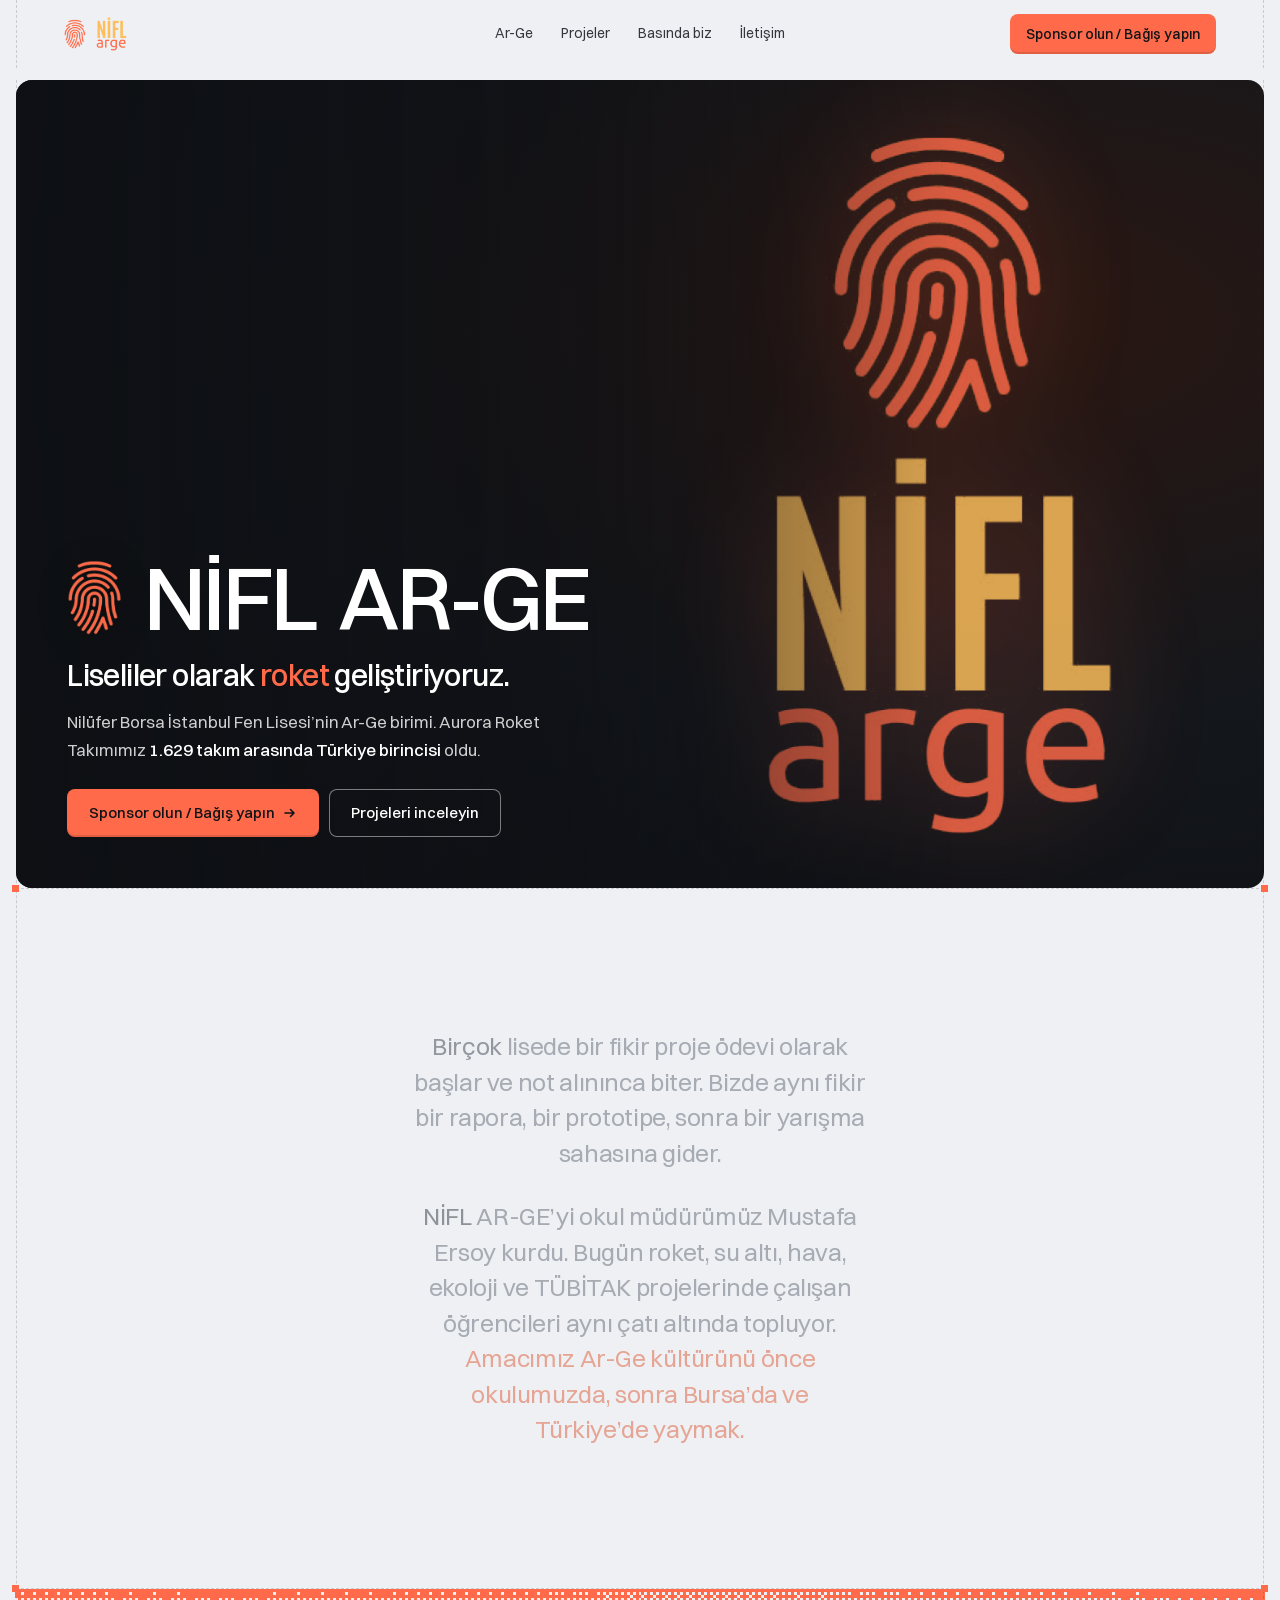
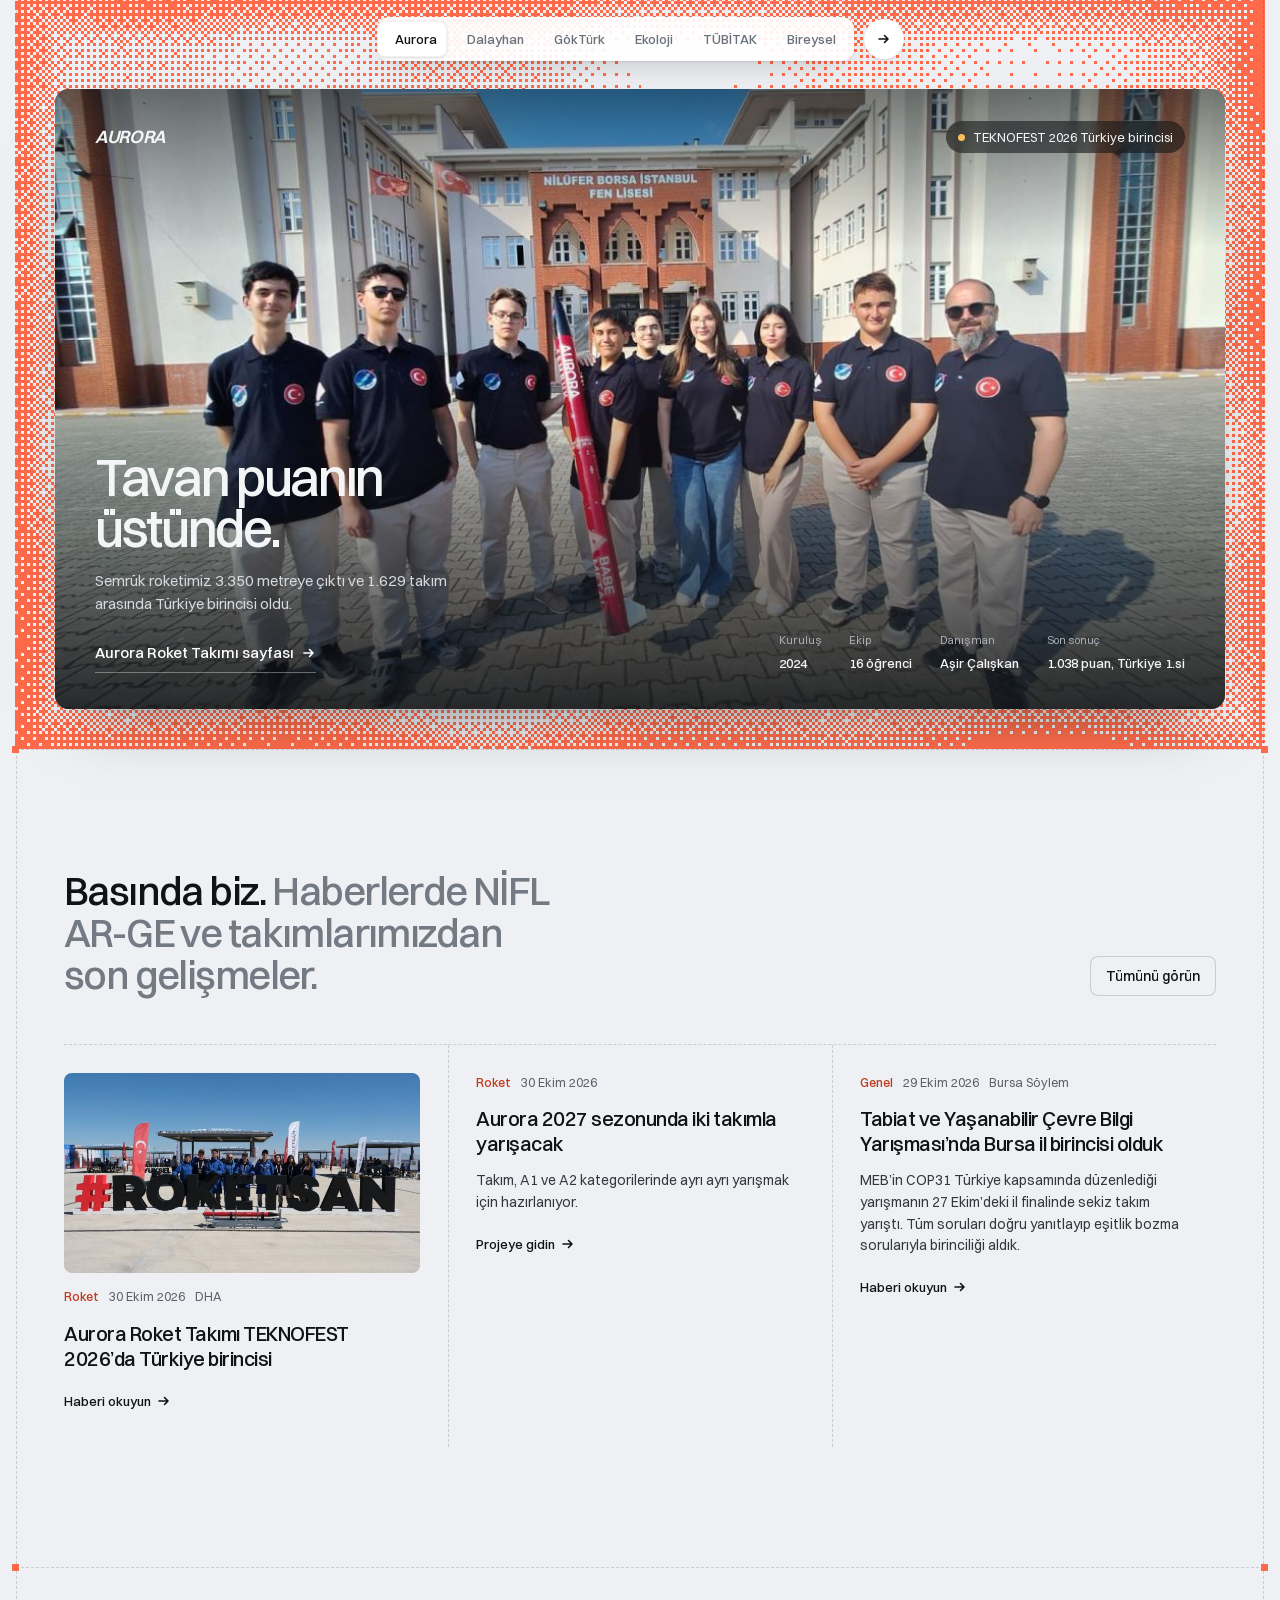
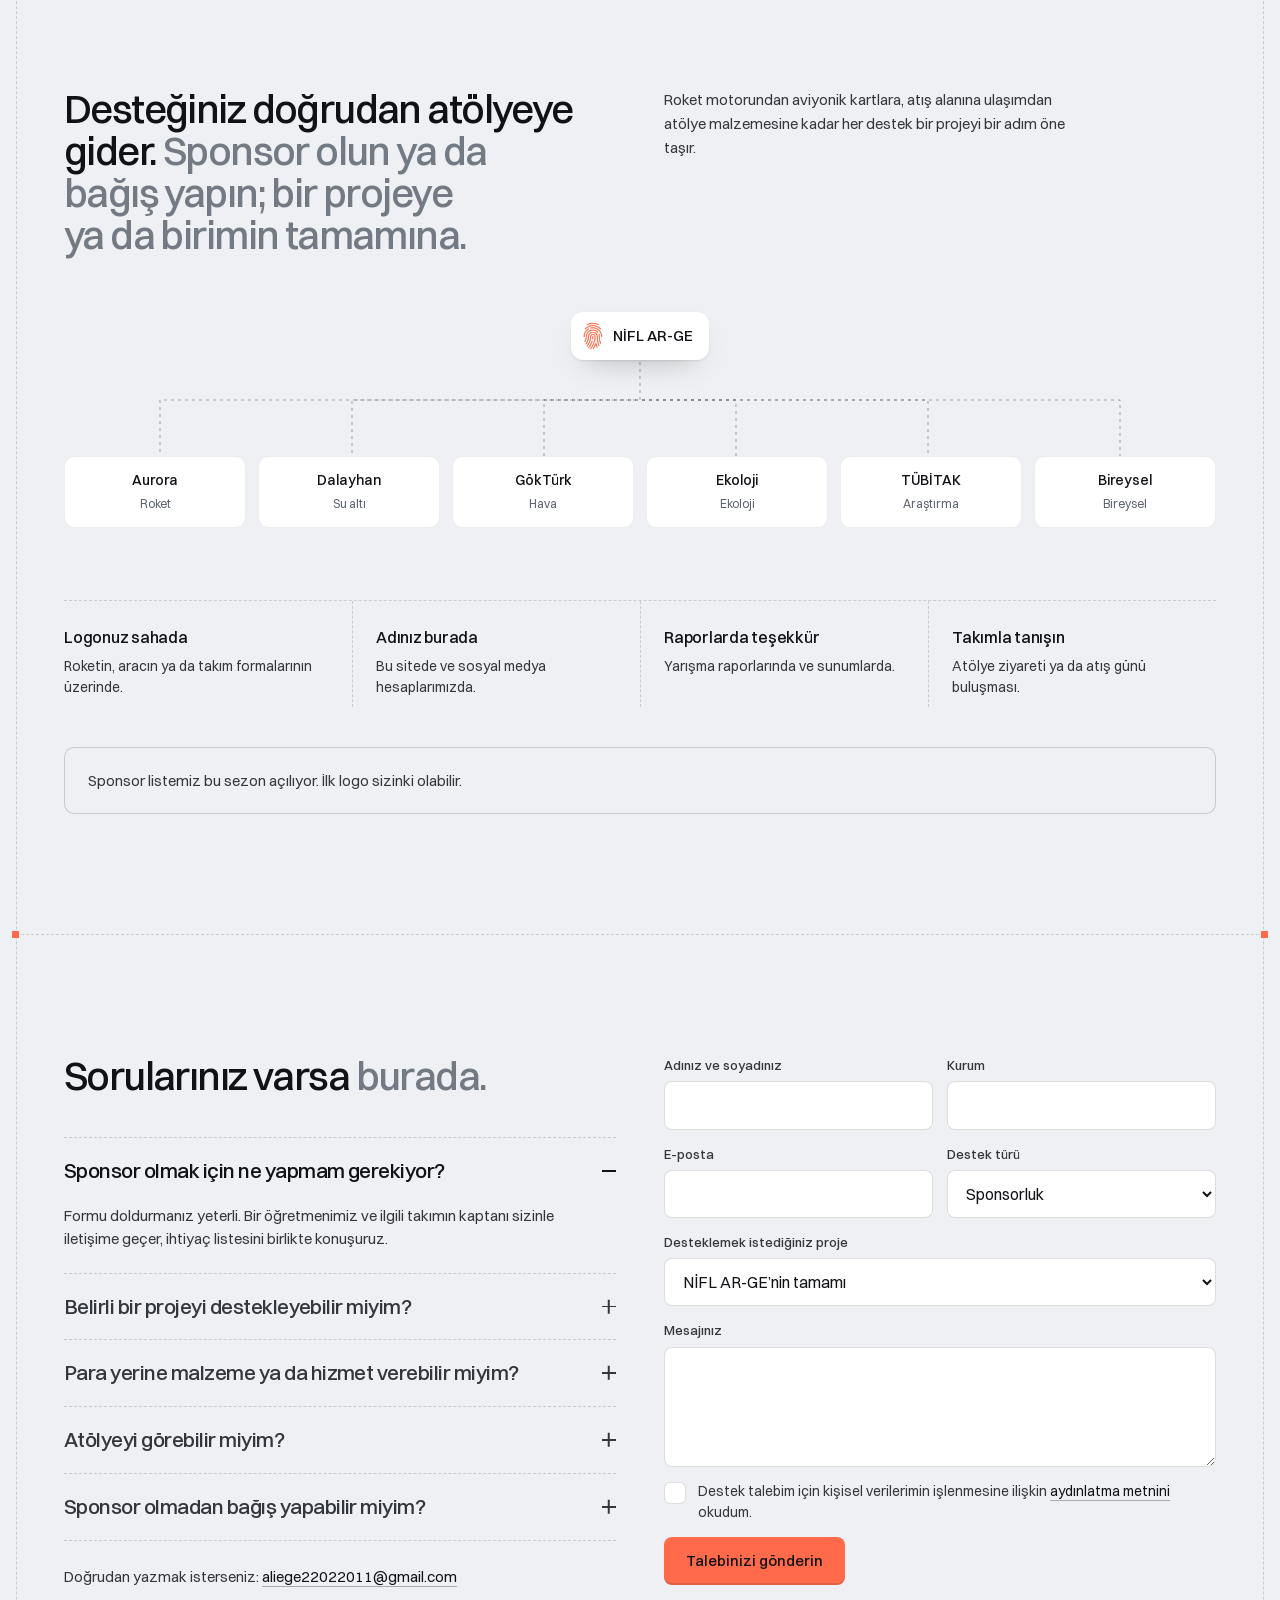
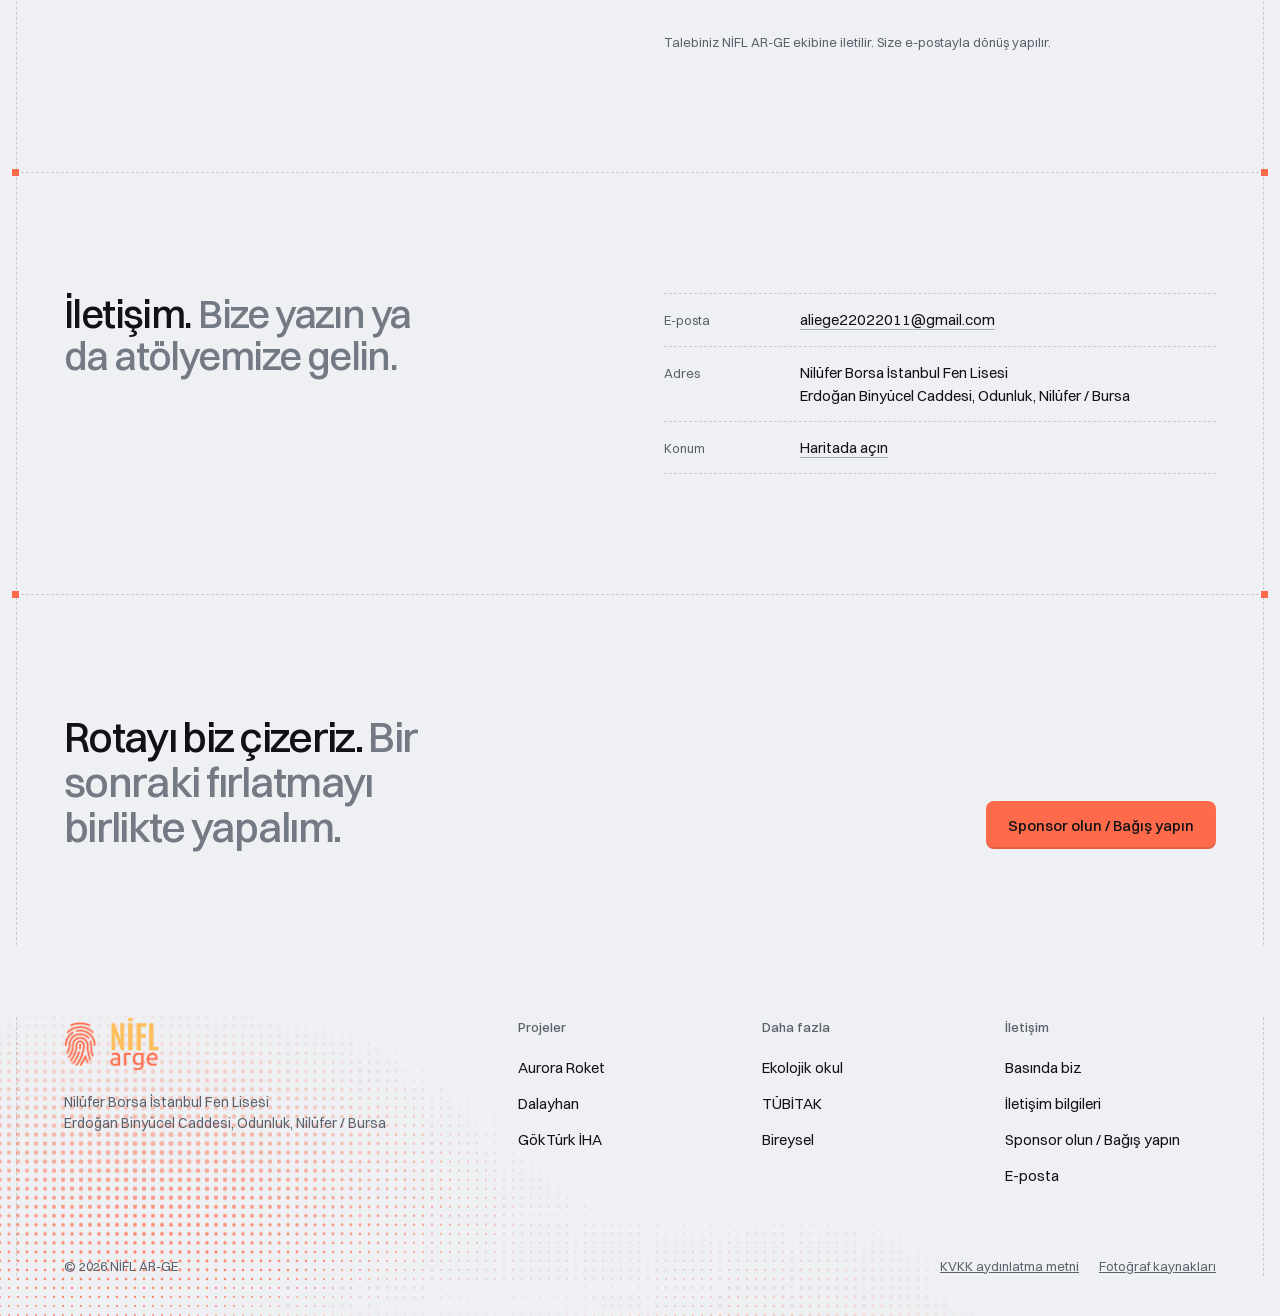
<file: index.html>
<!doctype html>
<html lang="tr" class="no-js">
<head>
<meta charset="utf-8">
<meta name="viewport" content="width=device-width, initial-scale=1, viewport-fit=cover">
<title>NİFL AR-GE · Nilüfer Borsa İstanbul Fen Lisesi Ar-Ge birimi</title>
<meta name="description" content="Bursa Nilüfer’deki fen lisesinin roket, su altı aracı, İHA, ekoloji ve TÜBİTAK projeleri. Aurora Roket Takımı TEKNOFEST 2026 Türkiye birincisi.">
<meta property="og:type" content="website">
<meta property="og:title" content="NİFL AR-GE · liseli mühendislerin Ar-Ge birimi">
<meta property="og:description" content="Aurora Roket Takımı TEKNOFEST 2026’da 1.629 takım arasında Türkiye birincisi oldu.">
<meta property="og:image" content="assets/img/roket-takim-okul.jpg">
<meta name="twitter:card" content="summary_large_image">
<link rel="icon" href="assets/img/logo-mark.png" type="image/png">
<meta name="theme-color" content="#eef0f3">
<link rel="preload" href="assets/fonts/switzer-500.woff2" as="font" type="font/woff2" crossorigin>
<link rel="preload" href="assets/fonts/switzer-400.woff2" as="font" type="font/woff2" crossorigin>
<link rel="stylesheet" href="assets/css/site.css?v=35">
<script>document.documentElement.classList.replace('no-js','js');setTimeout(()=>document.documentElement.classList.add('ready'),1600)</script>
</head>
<body>
<a class="skip" href="#icerik">İçeriğe geç</a>

<header class="nav">
  <div class="rails"><div class="inner">
    <a class="brand" href="index.html" aria-label="NİFL AR-GE ana sayfa">
      <img src="assets/img/logo-mark.png" alt="" width="275" height="380">
      <img src="assets/img/logo-word.png" alt="" width="446" height="477">
    </a>
    <nav class="nav__links" aria-label="Ana menü">
      <a href="#arge">Ar-Ge</a>
      <a href="#projeler">Projeler</a>
      <a href="#haberler">Basında biz</a>
      <a href="#iletisim">İletişim</a>
    </nav>
    <div class="nav__end">
      <a class="btn btn--coral" href="#form">Sponsor olun / Bağış yapın</a>
      <button class="nav__toggle" type="button" aria-expanded="false" aria-controls="menu" aria-label="Menüyü aç">
        <svg width="20" height="20" viewBox="0 0 20 20" aria-hidden="true"><path d="M3 7h14M3 13h14" stroke="currentColor" stroke-width="1.6" stroke-linecap="round"/></svg>
      </button>
    </div>
  </div></div>
  <div class="nav__sheet" id="menu" hidden>
    <a href="#arge">Ar-Ge</a><a href="#projeler">Projeler</a><a href="#haberler">Basında biz</a><a href="#iletisim">İletişim</a>
    <a class="btn btn--coral" href="#form">Sponsor olun / Bağış yapın</a>
  </div>
</header>

<main id="icerik">
  <div class="rails">
    <section class="hero hero--photo" aria-labelledby="h1">
      <div class="hero__mark" aria-hidden="true"><img class="hero__bg" data-cms-img="index.hero.gorsel1" src="assets/img/logo-lockup.png" alt="" width="446" height="876" fetchpriority="high"></div>
      <div class="hero__shade" aria-hidden="true"></div>
      <div class="hero__in">
        <div class="hero__brand"><img class="hero__logo" src="assets/img/logo-mark.png" alt="" width="275" height="380" data-rise><h1 data-cms="index.hero.h11" id="h1" data-split>NİFL AR-GE</h1></div>
        <p class="hero__rotate" data-rise>Liseliler olarak <span class="hero__word" data-words="roket|su altı aracı|İHA|sera">roket</span> geliştiriyoruz.</p>
        <p data-cms="index.hero.p1" data-cms-html class="hero__lead" data-rise>Nilüfer Borsa İstanbul Fen Lisesi’nin Ar-Ge birimi. Aurora Roket Takımımız <strong>1.629 takım arasında Türkiye birincisi</strong> oldu.</p>
        <div class="hero__cta" data-rise>
          <a data-cms="index.hero.a1" data-cms-ilk class="btn btn--coral btn--lg" href="#form">Sponsor olun / Bağış yapın <svg width="14" height="14" viewBox="0 0 14 14" aria-hidden="true"><path d="M2 7h9M7.5 3.5 11 7l-3.5 3.5" fill="none" stroke="currentColor" stroke-width="1.6" stroke-linecap="round" stroke-linejoin="round"/></svg></a>
          <a data-cms="index.hero.a2" class="btn btn--ghost btn--lg" href="#projeler">Projeleri inceleyin</a>
        </div>
      </div>
    </section>

    <div class="cut" aria-hidden="true"></div>

    <section class="manifesto inner" id="arge" aria-label="NİFL AR-GE nedir">
      <p data-cms="index.arge.p1" data-fill>Birçok lisede bir fikir proje ödevi olarak başlar ve not alınınca biter. Bizde aynı fikir bir rapora, bir prototipe, sonra bir yarışma sahasına gider.</p>
      <p data-cms="index.arge.p2" data-cms-html data-fill>NİFL AR-GE’yi okul müdürümüz Mustafa Ersoy kurdu. Bugün roket, su altı, hava, ekoloji ve TÜBİTAK projelerinde çalışan öğrencileri aynı çatı altında topluyor. <span class="accent">Amacımız Ar-Ge kültürünü önce okulumuzda, sonra Bursa’da ve Türkiye’de yaymak.</span></p>
    </section>
    <div class="cut" aria-hidden="true"></div>
    <section id="projeler" class="showcase dither" data-dither aria-label="Projeler">
      <canvas aria-hidden="true"></canvas>
      <div class="showcase__bar">
        <div class="tabs" role="tablist" aria-label="Projeler" data-tabs><span class="tabs__ink" aria-hidden="true"></span></div>
        <button class="round" type="button" data-next aria-label="Sonraki proje">
          <svg width="14" height="14" viewBox="0 0 14 14" aria-hidden="true"><path d="M2 7h9M7.5 3.5 11 7l-3.5 3.5" fill="none" stroke="currentColor" stroke-width="1.6" stroke-linecap="round" stroke-linejoin="round"/></svg>
        </button>
      </div>
      <div class="stage" data-stage>
        <noscript>
          <ul class="rows" style="padding:32px;margin:0">
            <li><span>Roket</span><a class="link" style="color:#fff" href="proje.html?p=roket">Aurora Roket Takımı</a></li>
            <li><span>Su altı</span><a class="link" style="color:#fff" href="proje.html?p=denizalti">Dalayhan Denizaltı Takımı</a></li>
            <li><span>Hava</span><a class="link" style="color:#fff" href="proje.html?p=iha">GökTürk İHA Takımı</a></li>
          </ul>
        </noscript>
      </div>
    </section>
    <div class="cut" aria-hidden="true"></div>

    <section class="sec inner" id="haberler" aria-labelledby="news-h">
      <div class="split">
        <h2 data-cms="index.haberler.h21" data-cms-html class="h2" id="news-h">Basında biz. <span class="dim">Haberlerde NİFL AR-GE ve takımlarımızdan son gelişmeler.</span></h2>
        <div style="justify-self:end;align-self:end"><a data-cms="index.haberler.a1" class="btn btn--ghost" href="haberler.html">Tümünü görün</a></div>
      </div>
      <div class="news" data-news></div>
    </section>
    <div class="cut" aria-hidden="true"></div>

    <section class="sec inner" id="sponsor" aria-labelledby="sp-h">
      <div class="split">
        <h2 data-cms="index.sponsor.h21" data-cms-html class="h2" id="sp-h">Desteğiniz doğrudan atölyeye gider. <span class="dim">Sponsor olun ya da bağış yapın; bir projeye ya da birimin tamamına.</span></h2>
        <p data-cms="index.sponsor.p1" class="lede">Roket motorundan aviyonik kartlara, atış alanına ulaşımdan atölye malzemesine kadar her destek bir projeyi bir adım öne taşır.</p>
      </div>
      <div class="hub" data-hub>
        <span class="hub__core"><img src="assets/img/logo-mark.png" alt="" width="275" height="380">NİFL AR-GE</span>
        <svg class="hub__svg" viewBox="0 0 1200 96" preserveAspectRatio="none" aria-hidden="true">
          <path d="M600 0 V40 H100 V96"/><path d="M600 40 H300 V96"/><path d="M600 40 H500 V96"/><path d="M600 40 H700 V96"/><path d="M600 40 H900 V96"/><path d="M600 40 H1100 V96"/>
        </svg>
        <div class="hub__leaves" data-leaves></div>
      </div>
      <div class="offers" data-assumed>
        <div><h3 data-cms="index.sponsor.h31">Logonuz sahada</h3><p data-cms="index.sponsor.p2">Roketin, aracın ya da takım formalarının üzerinde.</p></div>
        <div><h3 data-cms="index.sponsor.h32">Adınız burada</h3><p data-cms="index.sponsor.p3">Bu sitede ve sosyal medya hesaplarımızda.</p></div>
        <div><h3 data-cms="index.sponsor.h33">Raporlarda teşekkür</h3><p data-cms="index.sponsor.p4">Yarışma raporlarında ve sunumlarda.</p></div>
        <div><h3 data-cms="index.sponsor.h34">Takımla tanışın</h3><p data-cms="index.sponsor.p5">Atölye ziyareti ya da atış günü buluşması.</p></div>
      </div>
      <div class="sponsors" data-sponsors></div>
    </section>
    <div class="cut" aria-hidden="true"></div>

    <section class="sec inner" id="form" aria-labelledby="form-h">
      <div class="split">
        <div>
          <h2 data-cms="index.form.h21" data-cms-html class="h2" id="form-h">Sorularınız varsa <span class="dim">burada.</span></h2>
          <ul class="faq" data-faq>
            <li><button data-cms="index.form.button1" data-cms-ilk type="button" aria-expanded="true" aria-controls="q1">Sponsor olmak için ne yapmam gerekiyor?<i aria-hidden="true"></i></button>
              <div class="faq__a" id="q1"><p data-cms="index.q1.p1">Formu doldurmanız yeterli. Bir öğretmenimiz ve ilgili takımın kaptanı sizinle iletişime geçer, ihtiyaç listesini birlikte konuşuruz.</p></div></li>
            <li><button data-cms="index.form.button2" data-cms-ilk type="button" aria-expanded="false" aria-controls="q2">Belirli bir projeyi destekleyebilir miyim?<i aria-hidden="true"></i></button>
              <div class="faq__a" id="q2" hidden><p data-cms="index.q2.p1">Evet. Formda desteklemek istediğiniz projeyi seçin ya da “NİFL AR-GE’nin tamamı” deyin; destek seçtiğiniz yere gider.</p></div></li>
            <li><button data-cms="index.form.button3" data-cms-ilk type="button" aria-expanded="false" aria-controls="q3">Para yerine malzeme ya da hizmet verebilir miyim?<i aria-hidden="true"></i></button>
              <div class="faq__a" id="q3" hidden><p data-cms="index.q3.p1">Elektronik kart, baskı, kompozit malzeme, ulaşım gibi ayni destekleri de konuşabiliriz. Mesajınızda ne sunabileceğinizi yazın.</p></div></li>
            <li><button data-cms="index.form.button4" data-cms-ilk type="button" aria-expanded="false" aria-controls="q4">Atölyeyi görebilir miyim?<i aria-hidden="true"></i></button>
              <div class="faq__a" id="q4" hidden><p data-cms="index.q4.p1">Formdan bir gün önerin; okul yönetimiyle planlayıp sizi Teknonif atölyesinde ağırlayalım.</p></div></li>
            <li><button data-cms="index.form.button5" data-cms-ilk type="button" aria-expanded="false" aria-controls="q5">Sponsor olmadan bağış yapabilir miyim?<i aria-hidden="true"></i></button>
              <div class="faq__a" id="q5" hidden><p data-cms="index.q5.p1">Evet. Formda destek türü olarak “Bağış”ı seçin; bağışın nasıl yapılacağını size e-postayla iletelim. Her tutar bir projeyi bir adım öne taşır.</p></div></li>
          </ul>
          <p class="lede" style="margin-top:24px">Doğrudan yazmak isterseniz: <a class="link" data-mail href="mailto:aliege22022011@gmail.com">aliege22022011@gmail.com</a></p>
        </div>
        <form class="form" action="mailto:aliege22022011@gmail.com" method="post" enctype="text/plain" novalidate data-form>
          <div class="row">
            <div class="field"><label for="f-ad">Adınız ve soyadınız</label><input id="f-ad" name="ad" autocomplete="name" required aria-describedby="e-ad"><p class="field__err" id="e-ad" hidden>Adınızı ve soyadınızı yazın.</p></div>
            <div class="field"><label for="f-kurum">Kurum</label><input id="f-kurum" name="kurum" autocomplete="organization" required aria-describedby="e-kurum"><p class="field__err" id="e-kurum" hidden>Firmanızın ya da kurumunuzun adını yazın.</p></div>
          </div>
          <div class="row">
            <div class="field"><label for="f-eposta">E-posta</label><input id="f-eposta" name="eposta" type="email" autocomplete="email" required aria-describedby="e-eposta"><p class="field__err" id="e-eposta" hidden>@ işareti olan bir adres yazın, örneğin ad@firma.com.</p></div>
            <div class="field"><label for="f-destek">Destek türü</label><select id="f-destek" name="destek"><option>Sponsorluk</option><option>Bağış</option><option>Malzeme ya da hizmet desteği</option></select></div>
          </div>
          <div class="field"><label for="f-proje">Desteklemek istediğiniz proje</label><select id="f-proje" name="proje" data-projects><option>NİFL AR-GE’nin tamamı</option></select></div>
          <div class="field"><label for="f-mesaj">Mesajınız</label><textarea id="f-mesaj" name="mesaj" required aria-describedby="e-mesaj"></textarea><p class="field__err" id="e-mesaj" hidden>Nasıl destek olmak istediğinizi kısaca yazın.</p></div>
          <div class="hp" aria-hidden="true"><label for="f-kutu">Bu alanı boş bırakın</label><input id="f-kutu" name="kutu_bos" type="text" tabindex="-1" autocomplete="off" data-lpignore="true" data-1p-ignore></div>
          <div class="field field--check">
            <input id="f-kvkk" name="kvkk" type="checkbox" value="Aydınlatma metnini okudum" required aria-describedby="e-kvkk">
            <label for="f-kvkk">Destek talebim için kişisel verilerimin işlenmesine ilişkin <a class="link" href="kvkk.html" target="_blank" rel="noopener">aydınlatma metnini</a> okudum.</label>
            <p class="field__err" id="e-kvkk" hidden>Göndermeden önce aydınlatma metnini okuduğunuzu işaretleyin.</p>
          </div>
          <div><button class="btn btn--coral btn--lg" type="submit">Talebinizi gönderin</button></div>
          <p class="form__status" role="status" data-status></p>
          <p class="form__note">Gönder düğmesi e-posta uygulamanızı açar.</p>
        </form>
      </div>
    </section>
    <div class="cut" aria-hidden="true"></div>

    <section class="sec inner" id="iletisim" aria-labelledby="il-h">
      <div class="split">
        <h2 data-cms="index.iletisim.h21" data-cms-html class="h2" id="il-h">İletişim. <span class="dim">Bize yazın ya da atölyemize gelin.</span></h2>
        <ul class="rows" style="margin:0">
          <li><span data-cms="index.iletisim.span1">E-posta</span><span><a class="link" data-mail href="mailto:aliege22022011@gmail.com">aliege22022011@gmail.com</a></span></li>
          <li><span data-cms="index.iletisim.span3">Adres</span><span data-cms="index.iletisim.span4" data-cms-html>Nilüfer Borsa İstanbul Fen Lisesi<br>Erdoğan Binyücel Caddesi, Odunluk, Nilüfer / Bursa</span></li>
          <li><span data-cms="index.iletisim.span5">Konum</span><span data-cms="index.iletisim.span6" data-cms-html><a class="link" data-map href="https://www.openstreetmap.org/search?query=Erdo%C4%9Fan%20Biny%C3%BCcel%20Caddesi%20Odunluk%20Nil%C3%BCfer%20Bursa" target="_blank" rel="noopener">Haritada açın</a></span></li>
        </ul>
      </div>
    </section>
    <div class="cut" aria-hidden="true"></div>

    <section class="close inner" aria-labelledby="close-h">
      <div class="close__row">
        <h2 data-cms="index.close.h21" data-cms-html id="close-h">Rotayı biz çizeriz. <span class="dim">Bir sonraki fırlatmayı birlikte yapalım.</span></h2>
        <a data-cms="index.close.a1" class="btn btn--coral btn--lg" href="#form">Sponsor olun / Bağış yapın</a>
      </div>
    </section>
  </div>
</main>

<footer class="foot">
  <canvas class="foot__dots" data-dots aria-hidden="true"></canvas>
  <div class="rails"><div class="inner">
    <div class="foot__grid">
      <div>
        <a class="foot__brand" href="index.html" aria-label="NİFL AR-GE ana sayfa"><img src="assets/img/logo-mark.png" alt="" width="275" height="380"><img src="assets/img/logo-word.png" alt="" width="446" height="477"></a>
        <address data-cms="ortak.foot.address1" data-cms-html>Nilüfer Borsa İstanbul Fen Lisesi<br>Erdoğan Binyücel Caddesi, Odunluk, Nilüfer / Bursa</address>
      </div>
      <div><h3 data-cms="ortak.foot.h31">Projeler</h3><ul><li><a href="proje.html?p=roket">Aurora Roket</a></li><li><a href="proje.html?p=denizalti">Dalayhan</a></li><li><a href="proje.html?p=iha">GökTürk İHA</a></li></ul></div>
      <div><h3 data-cms="ortak.foot.h32">Daha fazla</h3><ul><li><a href="proje.html?p=eko-okul">Ekolojik okul</a></li><li><a href="proje.html?p=tubitak">TÜBİTAK</a></li><li><a href="proje.html?p=bireysel">Bireysel</a></li></ul></div>
      <div><h3 data-cms="ortak.foot.h33">İletişim</h3><ul><li><a href="haberler.html">Basında biz</a></li><li><a href="#iletisim">İletişim bilgileri</a></li><li><a href="#form">Sponsor olun / Bağış yapın</a></li><li><a data-mail href="mailto:aliege22022011@gmail.com">E-posta</a></li></ul></div>
    </div>
    <div class="foot__legal"><span>© 2026 NİFL AR-GE</span><nav aria-label="Yasal"><a href="kvkk.html">KVKK aydınlatma metni</a><a href="credits.html">Fotoğraf kaynakları</a></nav></div>
  </div></div>
</footer>

<script src="assets/vendor/gsap.min.js"></script>
<script src="assets/vendor/ScrollTrigger.min.js"></script>
<script src="assets/vendor/SplitText.min.js"></script>
<script type="module" src="assets/js/home.js?v=35"></script>
</body>
</html>
</file>
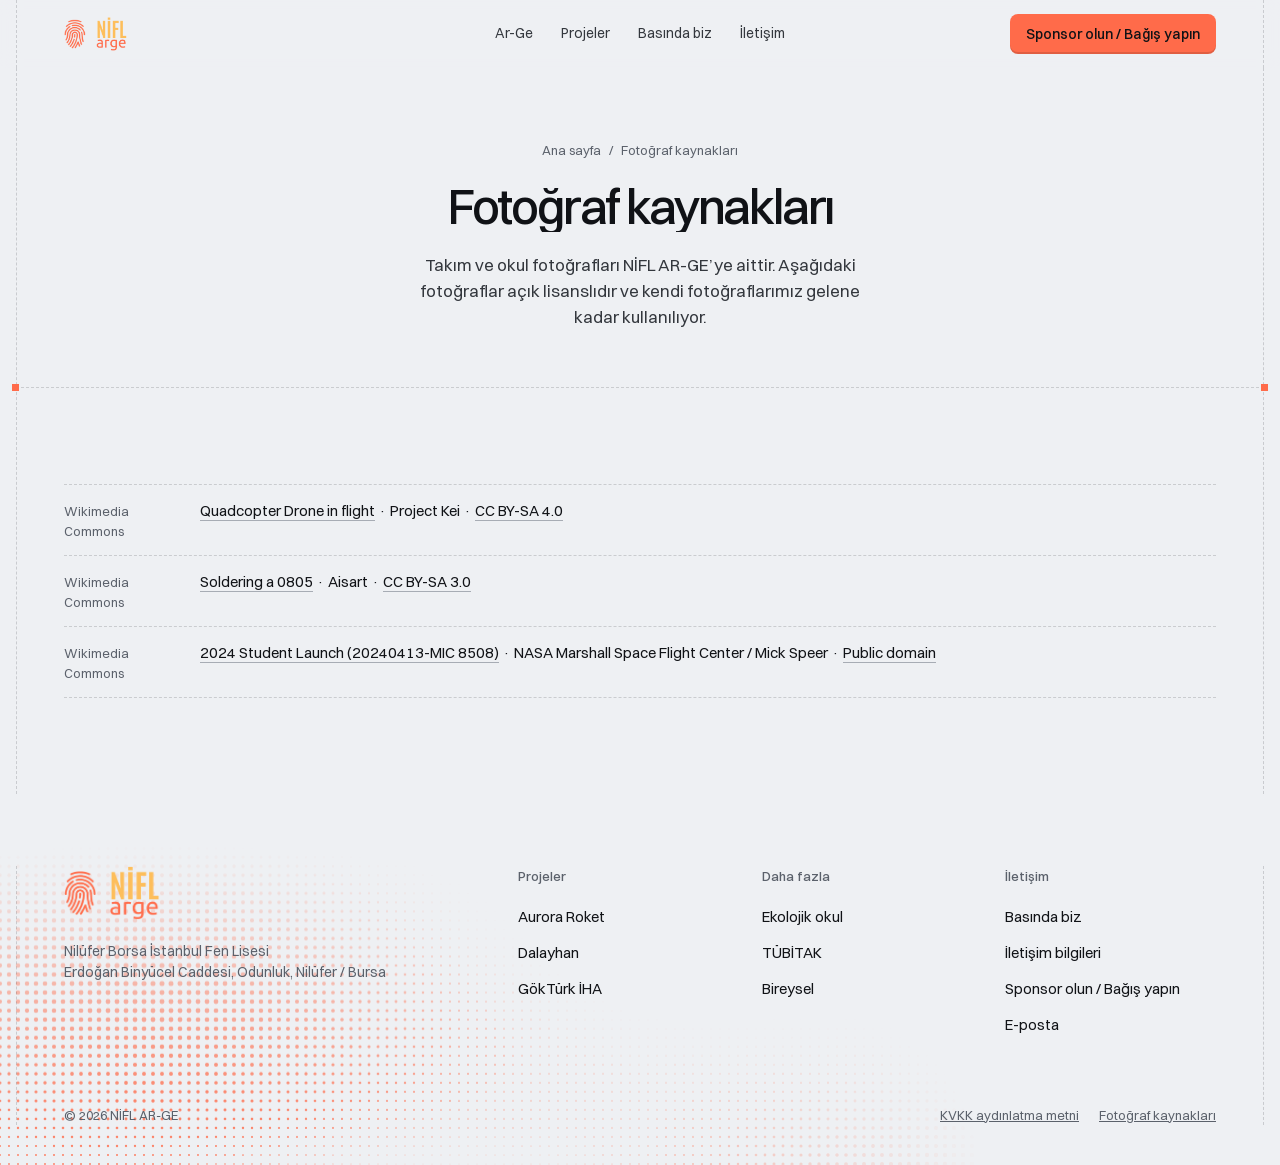
<file: credits.html>
<!doctype html>
<html lang="tr" class="no-js">
<head>
<meta charset="utf-8">
<meta name="viewport" content="width=device-width, initial-scale=1, viewport-fit=cover">
<title>Fotoğraf kaynakları · NİFL AR-GE</title>
<meta name="description" content="NİFL AR-GE projelerinden haberler: roket, su altı, İHA, ekoloji ve TÜBİTAK.">
<meta property="og:type" content="website">
<meta property="og:image" content="assets/img/roket-takim-okul.jpg">
<meta name="twitter:card" content="summary_large_image">
<link rel="icon" href="assets/img/logo-mark.png" type="image/png">
<meta name="theme-color" content="#eef0f3">
<link rel="preload" href="assets/fonts/switzer-500.woff2" as="font" type="font/woff2" crossorigin>
<link rel="preload" href="assets/fonts/switzer-400.woff2" as="font" type="font/woff2" crossorigin>
<link rel="stylesheet" href="assets/css/site.css?v=35">
<script>document.documentElement.classList.replace('no-js','js');setTimeout(()=>document.documentElement.classList.add('ready'),1600)</script>
</head>
<body>
<a class="skip" href="#icerik">İçeriğe geç</a>
<header class="nav">
  <div class="rails"><div class="inner">
    <a class="brand" href="index.html" aria-label="NİFL AR-GE ana sayfa"><img src="assets/img/logo-mark.png" alt="" width="275" height="380"><img src="assets/img/logo-word.png" alt="" width="446" height="477"></a>
    <nav class="nav__links" aria-label="Ana menü">
      <a href="index.html#arge">Ar-Ge</a><a href="index.html#projeler">Projeler</a><a href="haberler.html">Basında biz</a><a href="index.html#iletisim">İletişim</a>
    </nav>
    <div class="nav__end">
      <a class="btn btn--coral" href="index.html#form" data-sponsor-link>Sponsor olun / Bağış yapın</a>
      <button class="nav__toggle" type="button" aria-expanded="false" aria-controls="menu" aria-label="Menüyü aç"><svg width="20" height="20" viewBox="0 0 20 20" aria-hidden="true"><path d="M3 7h14M3 13h14" stroke="currentColor" stroke-width="1.6" stroke-linecap="round"/></svg></button>
    </div>
  </div></div>
  <div class="nav__sheet" id="menu" hidden>
    <a href="index.html#arge">Ar-Ge</a><a href="index.html#projeler">Projeler</a><a href="haberler.html">Basında biz</a><a href="index.html#iletisim">İletişim</a>
    <a class="btn btn--coral" href="index.html#form">Sponsor olun / Bağış yapın</a>
  </div>
</header>

<main id="icerik"><div class="rails">
  <header class="page-head inner"><nav class="crumbs" aria-label="Konum"><a href="index.html">Ana sayfa</a><span aria-hidden="true">/</span><span>Fotoğraf kaynakları</span></nav><h1>Fotoğraf kaynakları</h1>
  <p>Takım ve okul fotoğrafları NİFL AR-GE’ye aittir. Aşağıdaki fotoğraflar açık lisanslıdır ve kendi fotoğraflarımız gelene kadar kullanılıyor.</p></header>
  <div class="cut" aria-hidden="true"></div>
  <section class="sec sec--tight inner" aria-label="Kaynak listesi"><ul class="rows" style="margin:0"><li><span>Wikimedia Commons</span><span><a class="link" href="https://commons.wikimedia.org/wiki/File:Quadcopter_Drone_in_flight.jpg" target="_blank" rel="noopener">Quadcopter Drone in flight</a> · Project Kei · <a class="link" href="https://creativecommons.org/licenses/by-sa/4.0" target="_blank" rel="noopener">CC BY-SA 4.0</a></span></li><li><span>Wikimedia Commons</span><span><a class="link" href="https://commons.wikimedia.org/wiki/File:Soldering_a_0805.jpg" target="_blank" rel="noopener">Soldering a 0805</a> · Aisart · <a class="link" href="https://creativecommons.org/licenses/by-sa/3.0" target="_blank" rel="noopener">CC BY-SA 3.0</a></span></li><li><span>Wikimedia Commons</span><span><a class="link" href="https://commons.wikimedia.org/wiki/File:2024_Student_Launch_(20240413-MIC_8508).jpg" target="_blank" rel="noopener">2024 Student Launch (20240413-MIC 8508)</a> · NASA Marshall Space Flight Center / Mick Speer · <a class="link" href="https://creativecommons.org/publicdomain/mark/1.0/" target="_blank" rel="noopener">Public domain</a></span></li></ul></section>
</div></main>

<footer class="foot">
  <canvas class="foot__dots" data-dots aria-hidden="true"></canvas>
  <div class="rails"><div class="inner">
    <div class="foot__grid">
      <div>
        <a class="foot__brand" href="index.html" aria-label="NİFL AR-GE ana sayfa"><img src="assets/img/logo-mark.png" alt="" width="275" height="380"><img src="assets/img/logo-word.png" alt="" width="446" height="477"></a>
        <address>Nilüfer Borsa İstanbul Fen Lisesi<br>Erdoğan Binyücel Caddesi, Odunluk, Nilüfer / Bursa</address>
      </div>
      <div><h3>Projeler</h3><ul><li><a href="proje.html?p=roket">Aurora Roket</a></li><li><a href="proje.html?p=denizalti">Dalayhan</a></li><li><a href="proje.html?p=iha">GökTürk İHA</a></li></ul></div>
      <div><h3>Daha fazla</h3><ul><li><a href="proje.html?p=eko-okul">Ekolojik okul</a></li><li><a href="proje.html?p=tubitak">TÜBİTAK</a></li><li><a href="proje.html?p=bireysel">Bireysel</a></li></ul></div>
      <div><h3>İletişim</h3><ul><li><a href="haberler.html">Basında biz</a></li><li><a href="index.html#iletisim">İletişim bilgileri</a></li><li><a href="index.html#form">Sponsor olun / Bağış yapın</a></li><li><a data-mail href="mailto:aliege22022011@gmail.com">E-posta</a></li></ul></div>
    </div>
    <div class="foot__legal"><span>© 2026 NİFL AR-GE</span><nav aria-label="Yasal"><a href="kvkk.html">KVKK aydınlatma metni</a><a href="credits.html">Fotoğraf kaynakları</a></nav></div>
  </div></div>
</footer>

<script src="assets/vendor/gsap.min.js"></script>
<script src="assets/vendor/ScrollTrigger.min.js"></script>
<script src="assets/vendor/SplitText.min.js"></script>
<script type="module" src="assets/js/page.js?v=35"></script>
</body>
</html>
</file>
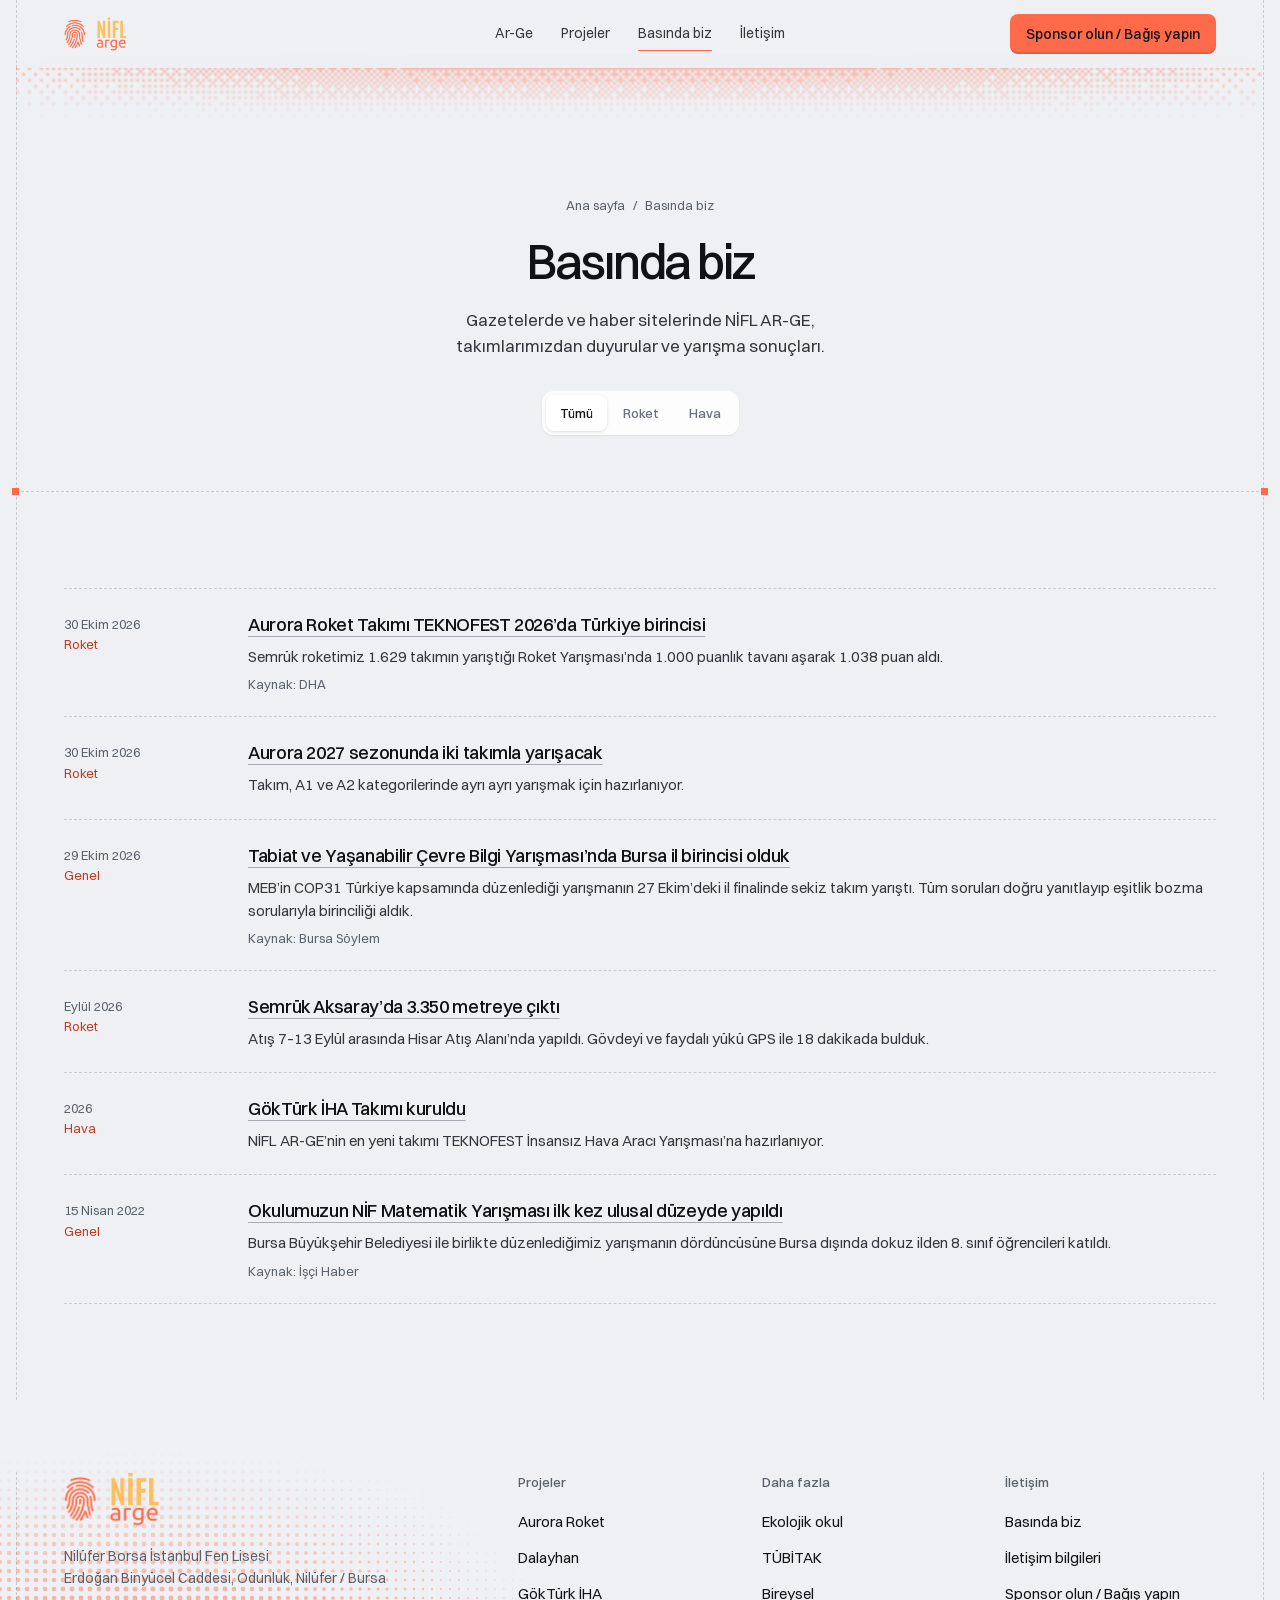
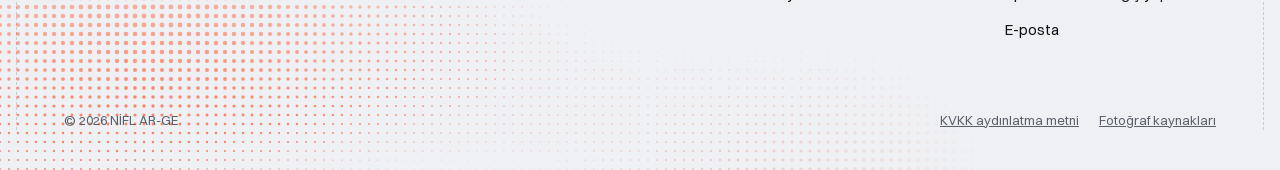
<file: haberler.html>
<!doctype html>
<html lang="tr" class="no-js">
<head>
<meta charset="utf-8">
<meta name="viewport" content="width=device-width, initial-scale=1, viewport-fit=cover">
<title>Basında biz · NİFL AR-GE</title>
<meta name="description" content="Basında NİFL AR-GE: roket, su altı, İHA, ekoloji ve TÜBİTAK projelerinden haberler.">
<meta property="og:type" content="website">
<meta property="og:image" content="assets/img/roket-takim-okul.jpg">
<meta name="twitter:card" content="summary_large_image">
<link rel="icon" href="assets/img/logo-mark.png" type="image/png">
<meta name="theme-color" content="#eef0f3">
<link rel="preload" href="assets/fonts/switzer-500.woff2" as="font" type="font/woff2" crossorigin>
<link rel="preload" href="assets/fonts/switzer-400.woff2" as="font" type="font/woff2" crossorigin>
<link rel="stylesheet" href="assets/css/site.css?v=35">
<script>document.documentElement.classList.replace('no-js','js');setTimeout(()=>document.documentElement.classList.add('ready'),1600)</script>
</head>
<body>
<a class="skip" href="#icerik">İçeriğe geç</a>
<header class="nav">
  <div class="rails"><div class="inner">
    <a class="brand" href="index.html" aria-label="NİFL AR-GE ana sayfa"><img src="assets/img/logo-mark.png" alt="" width="275" height="380"><img src="assets/img/logo-word.png" alt="" width="446" height="477"></a>
    <nav class="nav__links" aria-label="Ana menü">
      <a href="index.html#arge">Ar-Ge</a><a href="index.html#projeler">Projeler</a><a href="haberler.html" aria-current="page">Basında biz</a><a href="index.html#iletisim">İletişim</a>
    </nav>
    <div class="nav__end">
      <a class="btn btn--coral" href="index.html#form" data-sponsor-link>Sponsor olun / Bağış yapın</a>
      <button class="nav__toggle" type="button" aria-expanded="false" aria-controls="menu" aria-label="Menüyü aç"><svg width="20" height="20" viewBox="0 0 20 20" aria-hidden="true"><path d="M3 7h14M3 13h14" stroke="currentColor" stroke-width="1.6" stroke-linecap="round"/></svg></button>
    </div>
  </div></div>
  <div class="nav__sheet" id="menu" hidden>
    <a href="index.html#arge">Ar-Ge</a><a href="index.html#projeler">Projeler</a><a href="haberler.html">Basında biz</a><a href="index.html#iletisim">İletişim</a>
    <a class="btn btn--coral" href="index.html#form">Sponsor olun / Bağış yapın</a>
  </div>
</header>

<main id="icerik">
  <div class="rails">
    <canvas class="haze" data-haze aria-hidden="true"></canvas>
    <header class="page-head inner">
      <nav class="crumbs" aria-label="Konum"><a href="index.html">Ana sayfa</a><span aria-hidden="true">/</span><span>Basında biz</span></nav>
      <h1 data-cms="haberler.pagehead.h11">Basında biz</h1>
      <p data-cms="haberler.pagehead.p1">Gazetelerde ve haber sitelerinde NİFL AR-GE, takımlarımızdan duyurular ve yarışma sonuçları.</p>
      <div class="filters" role="group" aria-label="Projeye göre süz" data-filters style="margin-top:32px"></div>
    </header>
    <div class="cut" aria-hidden="true"></div>
    <section class="sec sec--tight inner" aria-label="Haber listesi">
      <ul class="log" data-news-list></ul>
      <p class="lede" data-news-empty hidden style="margin-top:24px">Bu proje için henüz haber yok.</p>
    </section>
  </div>
</main>

<footer class="foot">
  <canvas class="foot__dots" data-dots aria-hidden="true"></canvas>
  <div class="rails"><div class="inner">
    <div class="foot__grid">
      <div>
        <a class="foot__brand" href="index.html" aria-label="NİFL AR-GE ana sayfa"><img src="assets/img/logo-mark.png" alt="" width="275" height="380"><img src="assets/img/logo-word.png" alt="" width="446" height="477"></a>
        <address data-cms="ortak.foot.address1" data-cms-html>Nilüfer Borsa İstanbul Fen Lisesi<br>Erdoğan Binyücel Caddesi, Odunluk, Nilüfer / Bursa</address>
      </div>
      <div><h3 data-cms="ortak.foot.h31">Projeler</h3><ul><li><a href="proje.html?p=roket">Aurora Roket</a></li><li><a href="proje.html?p=denizalti">Dalayhan</a></li><li><a href="proje.html?p=iha">GökTürk İHA</a></li></ul></div>
      <div><h3 data-cms="ortak.foot.h32">Daha fazla</h3><ul><li><a href="proje.html?p=eko-okul">Ekolojik okul</a></li><li><a href="proje.html?p=tubitak">TÜBİTAK</a></li><li><a href="proje.html?p=bireysel">Bireysel</a></li></ul></div>
      <div><h3 data-cms="ortak.foot.h33">İletişim</h3><ul><li><a href="haberler.html">Basında biz</a></li><li><a href="index.html#iletisim">İletişim bilgileri</a></li><li><a href="index.html#form">Sponsor olun / Bağış yapın</a></li><li><a data-mail href="mailto:aliege22022011@gmail.com">E-posta</a></li></ul></div>
    </div>
    <div class="foot__legal"><span>© 2026 NİFL AR-GE</span><nav aria-label="Yasal"><a href="kvkk.html">KVKK aydınlatma metni</a><a href="credits.html">Fotoğraf kaynakları</a></nav></div>
  </div></div>
</footer>

<script src="assets/vendor/gsap.min.js"></script>
<script src="assets/vendor/ScrollTrigger.min.js"></script>
<script src="assets/vendor/SplitText.min.js"></script>
<script type="module" src="assets/js/page.js?v=35"></script>
</body>
</html>
</file>
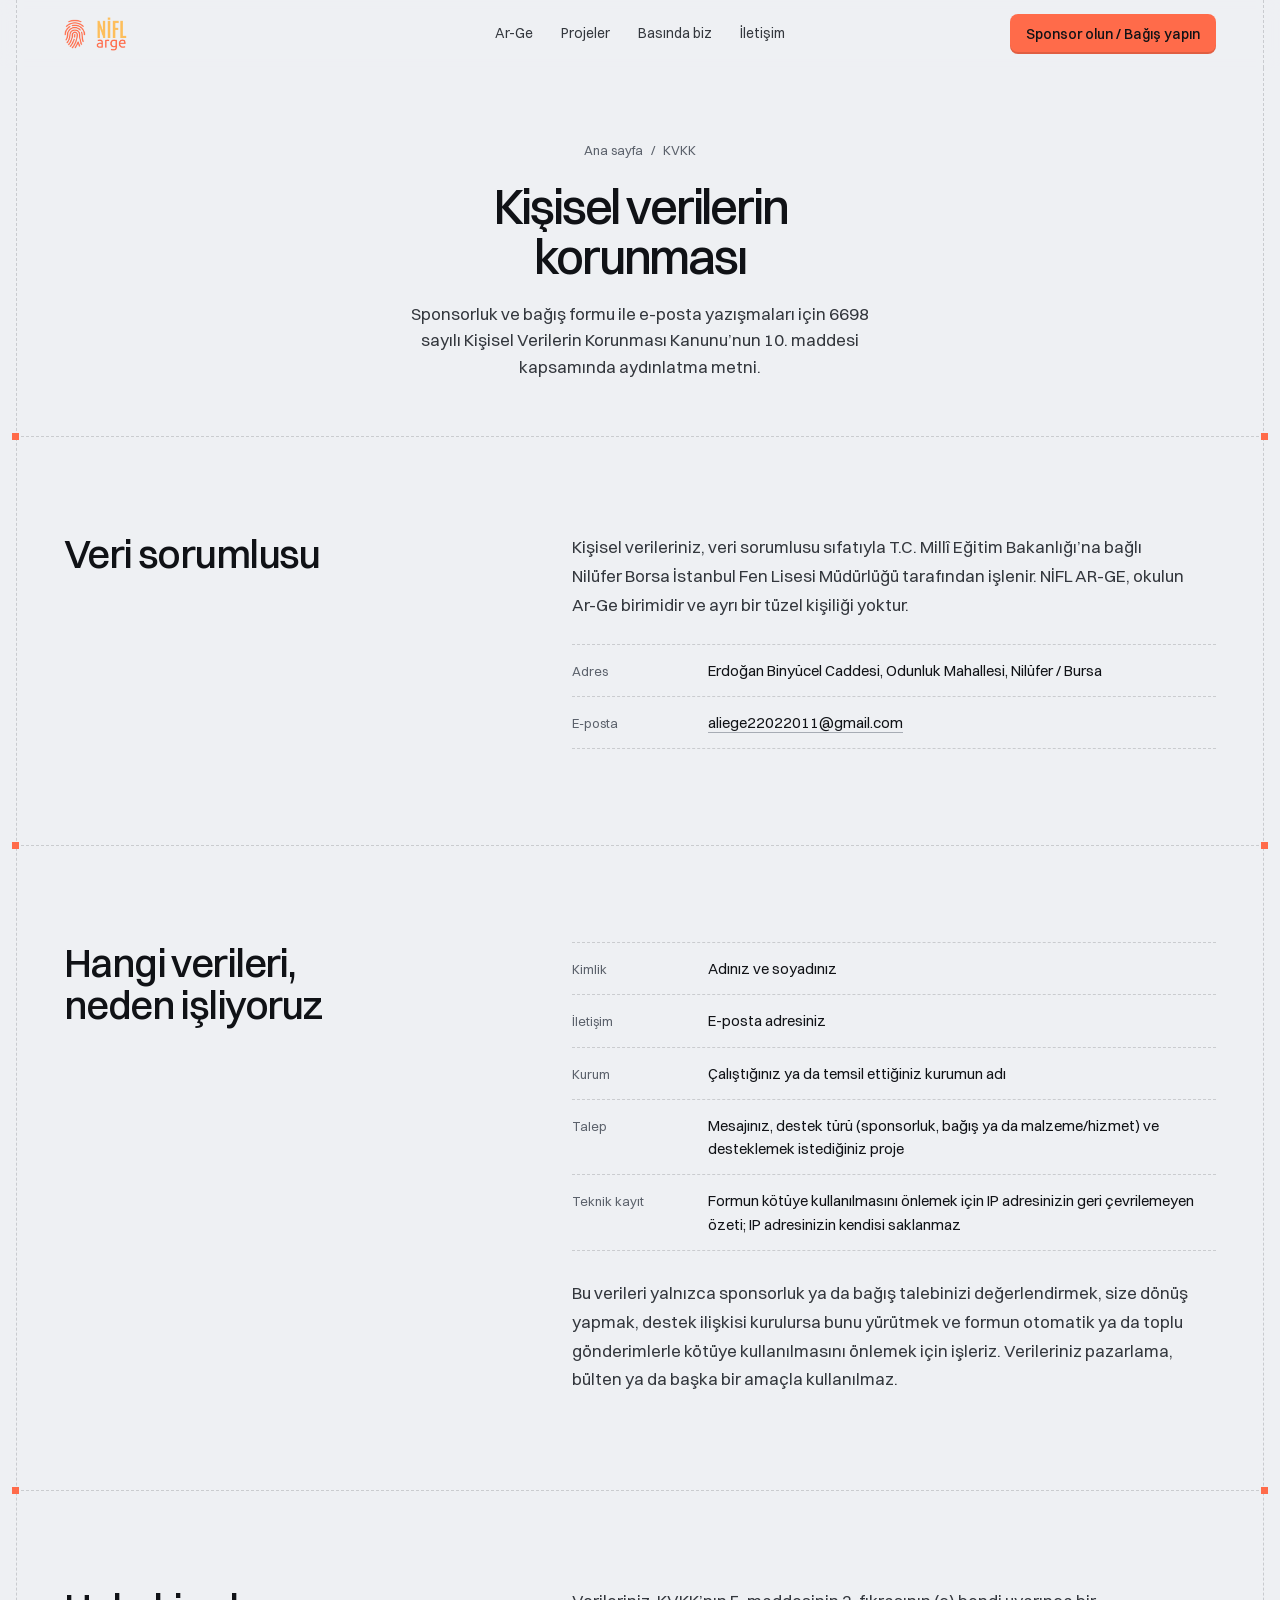
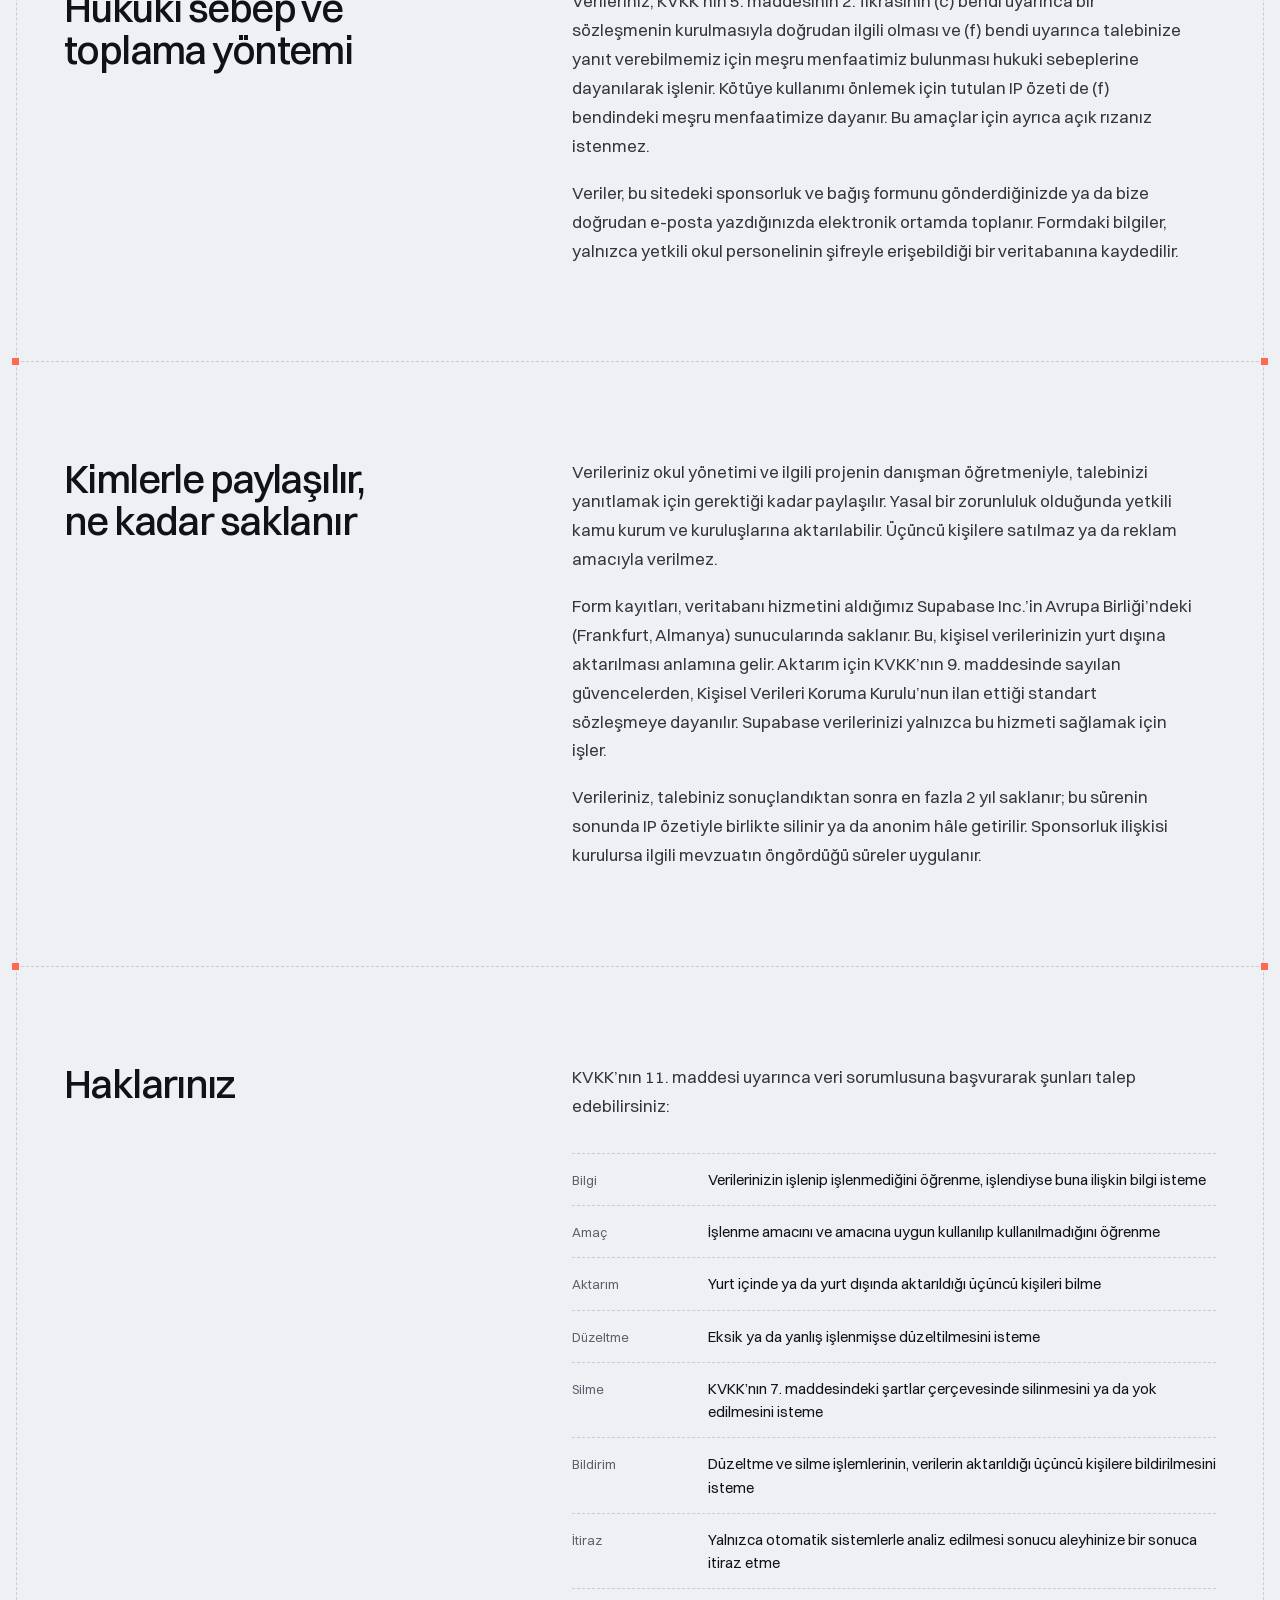
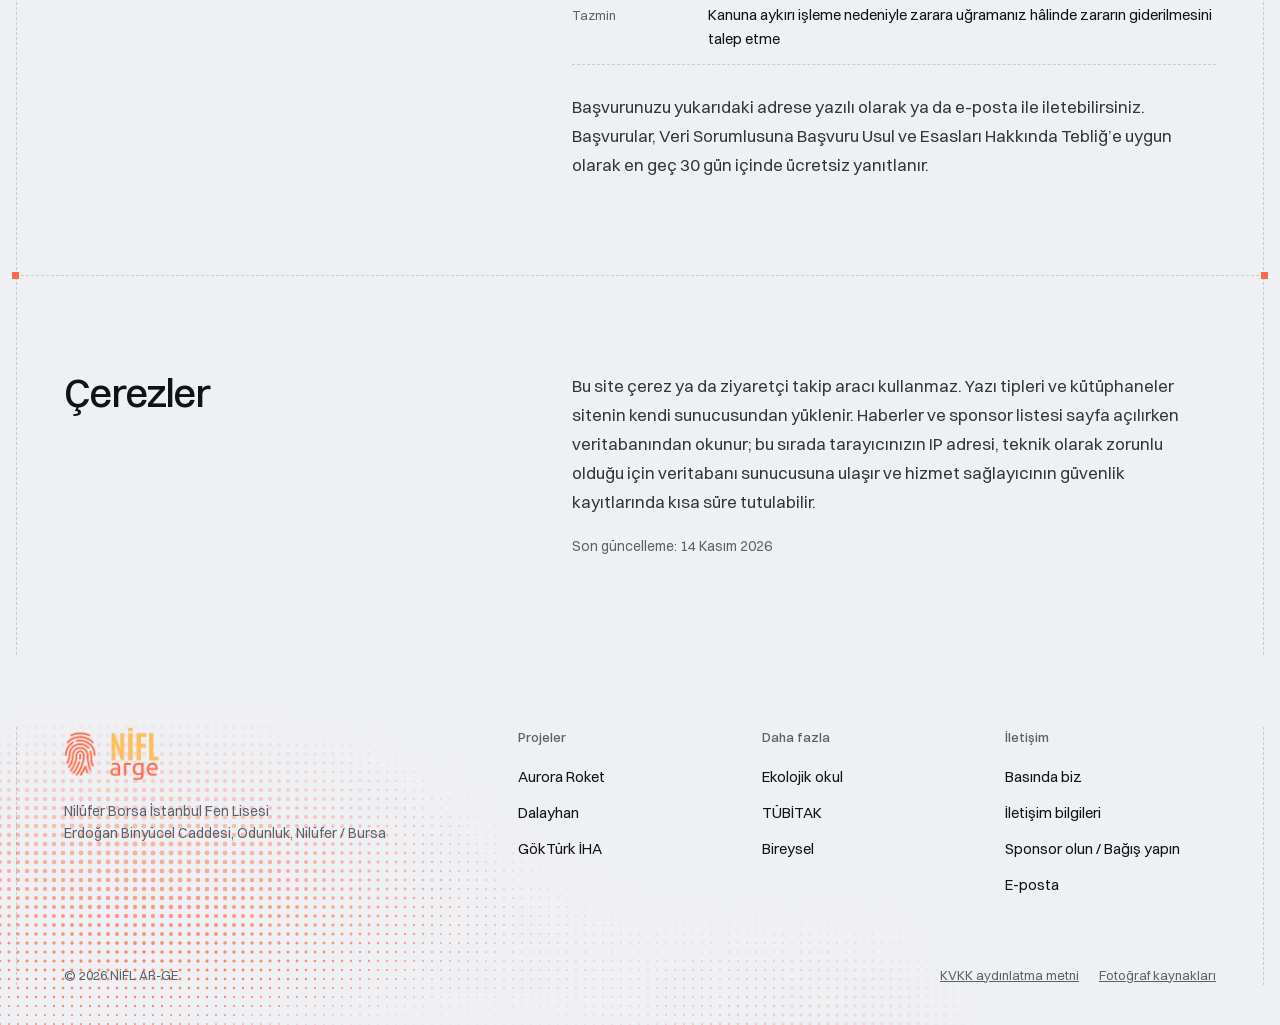
<file: kvkk.html>
<!doctype html>
<html lang="tr" class="no-js">
<head>
<meta charset="utf-8">
<meta name="viewport" content="width=device-width, initial-scale=1, viewport-fit=cover">
<title>KVKK aydınlatma metni · NİFL AR-GE</title>
<meta name="description" content="NİFL AR-GE sponsorluk formu için 6698 sayılı KVKK kapsamında aydınlatma metni.">
<meta property="og:type" content="website">
<meta property="og:image" content="assets/img/roket-takim-okul.jpg">
<meta name="twitter:card" content="summary_large_image">
<link rel="icon" href="assets/img/logo-mark.png" type="image/png">
<meta name="theme-color" content="#eef0f3">
<link rel="preload" href="assets/fonts/switzer-500.woff2" as="font" type="font/woff2" crossorigin>
<link rel="preload" href="assets/fonts/switzer-400.woff2" as="font" type="font/woff2" crossorigin>
<link rel="stylesheet" href="assets/css/site.css?v=35">
<script>document.documentElement.classList.replace('no-js','js');setTimeout(()=>document.documentElement.classList.add('ready'),1600)</script>
</head>
<body>
<a class="skip" href="#icerik">İçeriğe geç</a>
<header class="nav">
  <div class="rails"><div class="inner">
    <a class="brand" href="index.html" aria-label="NİFL AR-GE ana sayfa"><img src="assets/img/logo-mark.png" alt="" width="275" height="380"><img src="assets/img/logo-word.png" alt="" width="446" height="477"></a>
    <nav class="nav__links" aria-label="Ana menü">
      <a href="index.html#arge">Ar-Ge</a><a href="index.html#projeler">Projeler</a><a href="haberler.html">Basında biz</a><a href="index.html#iletisim">İletişim</a>
    </nav>
    <div class="nav__end">
      <a class="btn btn--coral" href="index.html#form" data-sponsor-link>Sponsor olun / Bağış yapın</a>
      <button class="nav__toggle" type="button" aria-expanded="false" aria-controls="menu" aria-label="Menüyü aç"><svg width="20" height="20" viewBox="0 0 20 20" aria-hidden="true"><path d="M3 7h14M3 13h14" stroke="currentColor" stroke-width="1.6" stroke-linecap="round"/></svg></button>
    </div>
  </div></div>
  <div class="nav__sheet" id="menu" hidden>
    <a href="index.html#arge">Ar-Ge</a><a href="index.html#projeler">Projeler</a><a href="haberler.html">Basında biz</a><a href="index.html#iletisim">İletişim</a>
    <a class="btn btn--coral" href="index.html#form">Sponsor olun / Bağış yapın</a>
  </div>
</header>

<main id="icerik"><div class="rails">
  <!-- OKUL YÖNETİMİNİN ONAYLAMASI GEREKENLER (yayına almadan önce):
       1. Veri sorumlusu bilgileri ve başvuru e-postası (assets/data/site.js > iletisim.eposta da aynı olmalı).
       2. Saklama süresi (aşağıda "2 yıl" önerildi).
       3. Form talepleri Supabase'e (AB / Frankfurt sunucusu) kaydediliyor: bu bir yurt dışına aktarımdır.
          KVKK md. 9'a göre Kurul'un ilan ettiği standart sözleşme Supabase ile İMZALANMALI ve imzadan sonra
          5 iş günü içinde Kurum'a BİLDİRİLMELİDİR. Metin bu güvenceye dayanıldığını söyler ama tamamlandığını
          iddia etmez; sözleşme imzalanana kadar aktarımın hukuki dayanağı eksiktir.
       4. E-postalar yurt dışında sunucusu olan bir hizmette (ör. Gmail) tutulacaksa aynı yükümlülük onun için de geçerlidir.
          Okulun MEB (@meb.k12.tr) adresi kullanılırsa e-posta için bu madde gerekmez. -->
  <header class="page-head inner">
    <nav class="crumbs" aria-label="Konum"><a href="index.html">Ana sayfa</a><span aria-hidden="true">/</span><span>KVKK</span></nav>
    <h1 data-cms="kvkk.pagehead.h11">Kişisel verilerin korunması</h1>
    <p data-cms="kvkk.pagehead.p1">Sponsorluk ve bağış formu ile e-posta yazışmaları için 6698 sayılı Kişisel Verilerin Korunması Kanunu’nun 10. maddesi kapsamında aydınlatma metni.</p>
  </header>
  <div class="cut" aria-hidden="true"></div>
  <section class="sec sec--tight inner" aria-labelledby="k1">
    <div class="split split--5-7">
      <h2 data-cms="kvkk.sec.h21" class="h2" id="k1">Veri sorumlusu</h2>
      <div class="prose"><p data-cms="kvkk.sec.p1">Kişisel verileriniz, veri sorumlusu sıfatıyla T.C. Millî Eğitim Bakanlığı’na bağlı Nilüfer Borsa İstanbul Fen Lisesi Müdürlüğü tarafından işlenir. NİFL AR-GE, okulun Ar-Ge birimidir ve ayrı bir tüzel kişiliği yoktur.</p>
      <ul class="rows" style="margin-top:24px"><li><span data-cms="kvkk.sec.span1">Adres</span><span data-cms="kvkk.sec.span2">Erdoğan Binyücel Caddesi, Odunluk Mahallesi, Nilüfer / Bursa</span></li><li><span data-cms="kvkk.sec.span3">E-posta</span><span><a class="link" data-mail href="mailto:aliege22022011@gmail.com">aliege22022011@gmail.com</a></span></li></ul></div>
    </div>
  </section>
  <div class="cut" aria-hidden="true"></div>
  <section class="sec sec--tight inner" aria-labelledby="k2">
    <div class="split split--5-7">
      <h2 data-cms="kvkk.sec.h22" class="h2" id="k2">Hangi verileri, neden işliyoruz</h2>
      <div>
        <ul class="rows" style="margin:0">
          <li><span data-cms="kvkk.sec.span5">Kimlik</span><span data-cms="kvkk.sec.span6">Adınız ve soyadınız</span></li>
          <li><span data-cms="kvkk.sec.span7">İletişim</span><span data-cms="kvkk.sec.span8">E-posta adresiniz</span></li>
          <li><span data-cms="kvkk.sec.span9">Kurum</span><span data-cms="kvkk.sec.span10">Çalıştığınız ya da temsil ettiğiniz kurumun adı</span></li>
          <li><span data-cms="kvkk.sec.span11">Talep</span><span data-cms="kvkk.sec.span12">Mesajınız, destek türü (sponsorluk, bağış ya da malzeme/hizmet) ve desteklemek istediğiniz proje</span></li>
          <li><span data-cms="kvkk.sec.span29">Teknik kayıt</span><span data-cms="kvkk.sec.span30">Formun kötüye kullanılmasını önlemek için IP adresinizin geri çevrilemeyen özeti; IP adresinizin kendisi saklanmaz</span></li>
        </ul>
        <div class="prose" style="margin-top:28px"><p data-cms="kvkk.sec.p2">Bu verileri yalnızca sponsorluk ya da bağış talebinizi değerlendirmek, size dönüş yapmak, destek ilişkisi kurulursa bunu yürütmek ve formun otomatik ya da toplu gönderimlerle kötüye kullanılmasını önlemek için işleriz. Verileriniz pazarlama, bülten ya da başka bir amaçla kullanılmaz.</p></div>
      </div>
    </div>
  </section>
  <div class="cut" aria-hidden="true"></div>
  <section class="sec sec--tight inner" aria-labelledby="k3">
    <div class="split split--5-7">
      <h2 data-cms="kvkk.sec.h23" class="h2" id="k3">Hukuki sebep ve toplama yöntemi</h2>
      <div class="prose"><p data-cms="kvkk.sec.p3">Verileriniz, KVKK’nın 5. maddesinin 2. fıkrasının (c) bendi uyarınca bir sözleşmenin kurulmasıyla doğrudan ilgili olması ve (f) bendi uyarınca talebinize yanıt verebilmemiz için meşru menfaatimiz bulunması hukuki sebeplerine dayanılarak işlenir. Kötüye kullanımı önlemek için tutulan IP özeti de (f) bendindeki meşru menfaatimize dayanır. Bu amaçlar için ayrıca açık rızanız istenmez.</p>
      <p data-cms="kvkk.sec.p4">Veriler, bu sitedeki sponsorluk ve bağış formunu gönderdiğinizde ya da bize doğrudan e-posta yazdığınızda elektronik ortamda toplanır. Formdaki bilgiler, yalnızca yetkili okul personelinin şifreyle erişebildiği bir veritabanına kaydedilir.</p></div>
    </div>
  </section>
  <div class="cut" aria-hidden="true"></div>
  <section class="sec sec--tight inner" aria-labelledby="k4">
    <div class="split split--5-7">
      <h2 data-cms="kvkk.sec.h24" class="h2" id="k4">Kimlerle paylaşılır, ne kadar saklanır</h2>
      <div class="prose"><p data-cms="kvkk.sec.p5">Verileriniz okul yönetimi ve ilgili projenin danışman öğretmeniyle, talebinizi yanıtlamak için gerektiği kadar paylaşılır. Yasal bir zorunluluk olduğunda yetkili kamu kurum ve kuruluşlarına aktarılabilir. Üçüncü kişilere satılmaz ya da reklam amacıyla verilmez.</p>
      <p data-cms="kvkk.sec.p6">Form kayıtları, veritabanı hizmetini aldığımız Supabase Inc.’in Avrupa Birliği’ndeki (Frankfurt, Almanya) sunucularında saklanır. Bu, kişisel verilerinizin yurt dışına aktarılması anlamına gelir. Aktarım için KVKK’nın 9. maddesinde sayılan güvencelerden, Kişisel Verileri Koruma Kurulu’nun ilan ettiği standart sözleşmeye dayanılır. Supabase verilerinizi yalnızca bu hizmeti sağlamak için işler.</p>
      <p data-cms="kvkk.sec.p7">Verileriniz, talebiniz sonuçlandıktan sonra en fazla 2 yıl saklanır; bu sürenin sonunda IP özetiyle birlikte silinir ya da anonim hâle getirilir. Sponsorluk ilişkisi kurulursa ilgili mevzuatın öngördüğü süreler uygulanır.</p></div>
    </div>
  </section>
  <div class="cut" aria-hidden="true"></div>
  <section class="sec sec--tight inner" aria-labelledby="k5">
    <div class="split split--5-7">
      <h2 data-cms="kvkk.sec.h25" class="h2" id="k5">Haklarınız</h2>
      <div>
        <div class="prose"><p data-cms="kvkk.sec.p8">KVKK’nın 11. maddesi uyarınca veri sorumlusuna başvurarak şunları talep edebilirsiniz:</p></div>
        <ul class="rows">
          <li><span data-cms="kvkk.sec.span13">Bilgi</span><span data-cms="kvkk.sec.span14">Verilerinizin işlenip işlenmediğini öğrenme, işlendiyse buna ilişkin bilgi isteme</span></li>
          <li><span data-cms="kvkk.sec.span15">Amaç</span><span data-cms="kvkk.sec.span16">İşlenme amacını ve amacına uygun kullanılıp kullanılmadığını öğrenme</span></li>
          <li><span data-cms="kvkk.sec.span17">Aktarım</span><span data-cms="kvkk.sec.span18">Yurt içinde ya da yurt dışında aktarıldığı üçüncü kişileri bilme</span></li>
          <li><span data-cms="kvkk.sec.span19">Düzeltme</span><span data-cms="kvkk.sec.span20">Eksik ya da yanlış işlenmişse düzeltilmesini isteme</span></li>
          <li><span data-cms="kvkk.sec.span21">Silme</span><span data-cms="kvkk.sec.span22">KVKK’nın 7. maddesindeki şartlar çerçevesinde silinmesini ya da yok edilmesini isteme</span></li>
          <li><span data-cms="kvkk.sec.span23">Bildirim</span><span data-cms="kvkk.sec.span24">Düzeltme ve silme işlemlerinin, verilerin aktarıldığı üçüncü kişilere bildirilmesini isteme</span></li>
          <li><span data-cms="kvkk.sec.span25">İtiraz</span><span data-cms="kvkk.sec.span26">Yalnızca otomatik sistemlerle analiz edilmesi sonucu aleyhinize bir sonuca itiraz etme</span></li>
          <li><span data-cms="kvkk.sec.span27">Tazmin</span><span data-cms="kvkk.sec.span28">Kanuna aykırı işleme nedeniyle zarara uğramanız hâlinde zararın giderilmesini talep etme</span></li>
        </ul>
        <div class="prose" style="margin-top:28px"><p data-cms="kvkk.sec.p9">Başvurunuzu yukarıdaki adrese yazılı olarak ya da e-posta ile iletebilirsiniz. Başvurular, Veri Sorumlusuna Başvuru Usul ve Esasları Hakkında Tebliğ’e uygun olarak en geç 30 gün içinde ücretsiz yanıtlanır.</p></div>
      </div>
    </div>
  </section>
  <div class="cut" aria-hidden="true"></div>
  <section class="sec sec--tight inner" aria-labelledby="k6">
    <div class="split split--5-7">
      <h2 data-cms="kvkk.sec.h26" class="h2" id="k6">Çerezler</h2>
      <div class="prose"><p data-cms="kvkk.sec.p10">Bu site çerez ya da ziyaretçi takip aracı kullanmaz. Yazı tipleri ve kütüphaneler sitenin kendi sunucusundan yüklenir. Haberler ve sponsor listesi sayfa açılırken veritabanından okunur; bu sırada tarayıcınızın IP adresi, teknik olarak zorunlu olduğu için veritabanı sunucusuna ulaşır ve hizmet sağlayıcının güvenlik kayıtlarında kısa süre tutulabilir.</p>
      <p data-cms="kvkk.sec.p11" style="font-size:14px;color:var(--muted)">Son güncelleme: 14 Kasım 2026</p></div>
    </div>
  </section>
</div></main>

<footer class="foot">
  <canvas class="foot__dots" data-dots aria-hidden="true"></canvas>
  <div class="rails"><div class="inner">
    <div class="foot__grid">
      <div>
        <a class="foot__brand" href="index.html" aria-label="NİFL AR-GE ana sayfa"><img src="assets/img/logo-mark.png" alt="" width="275" height="380"><img src="assets/img/logo-word.png" alt="" width="446" height="477"></a>
        <address data-cms="ortak.foot.address1" data-cms-html>Nilüfer Borsa İstanbul Fen Lisesi<br>Erdoğan Binyücel Caddesi, Odunluk, Nilüfer / Bursa</address>
      </div>
      <div><h3 data-cms="ortak.foot.h31">Projeler</h3><ul><li><a href="proje.html?p=roket">Aurora Roket</a></li><li><a href="proje.html?p=denizalti">Dalayhan</a></li><li><a href="proje.html?p=iha">GökTürk İHA</a></li></ul></div>
      <div><h3 data-cms="ortak.foot.h32">Daha fazla</h3><ul><li><a href="proje.html?p=eko-okul">Ekolojik okul</a></li><li><a href="proje.html?p=tubitak">TÜBİTAK</a></li><li><a href="proje.html?p=bireysel">Bireysel</a></li></ul></div>
      <div><h3 data-cms="ortak.foot.h33">İletişim</h3><ul><li><a href="haberler.html">Basında biz</a></li><li><a href="index.html#iletisim">İletişim bilgileri</a></li><li><a href="index.html#form">Sponsor olun / Bağış yapın</a></li><li><a data-mail href="mailto:aliege22022011@gmail.com">E-posta</a></li></ul></div>
    </div>
    <div class="foot__legal"><span>© 2026 NİFL AR-GE</span><nav aria-label="Yasal"><a href="kvkk.html">KVKK aydınlatma metni</a><a href="credits.html">Fotoğraf kaynakları</a></nav></div>
  </div></div>
</footer>

<script src="assets/vendor/gsap.min.js"></script>
<script src="assets/vendor/ScrollTrigger.min.js"></script>
<script src="assets/vendor/SplitText.min.js"></script>
<script type="module" src="assets/js/page.js?v=35"></script>
</body>
</html>
</file>
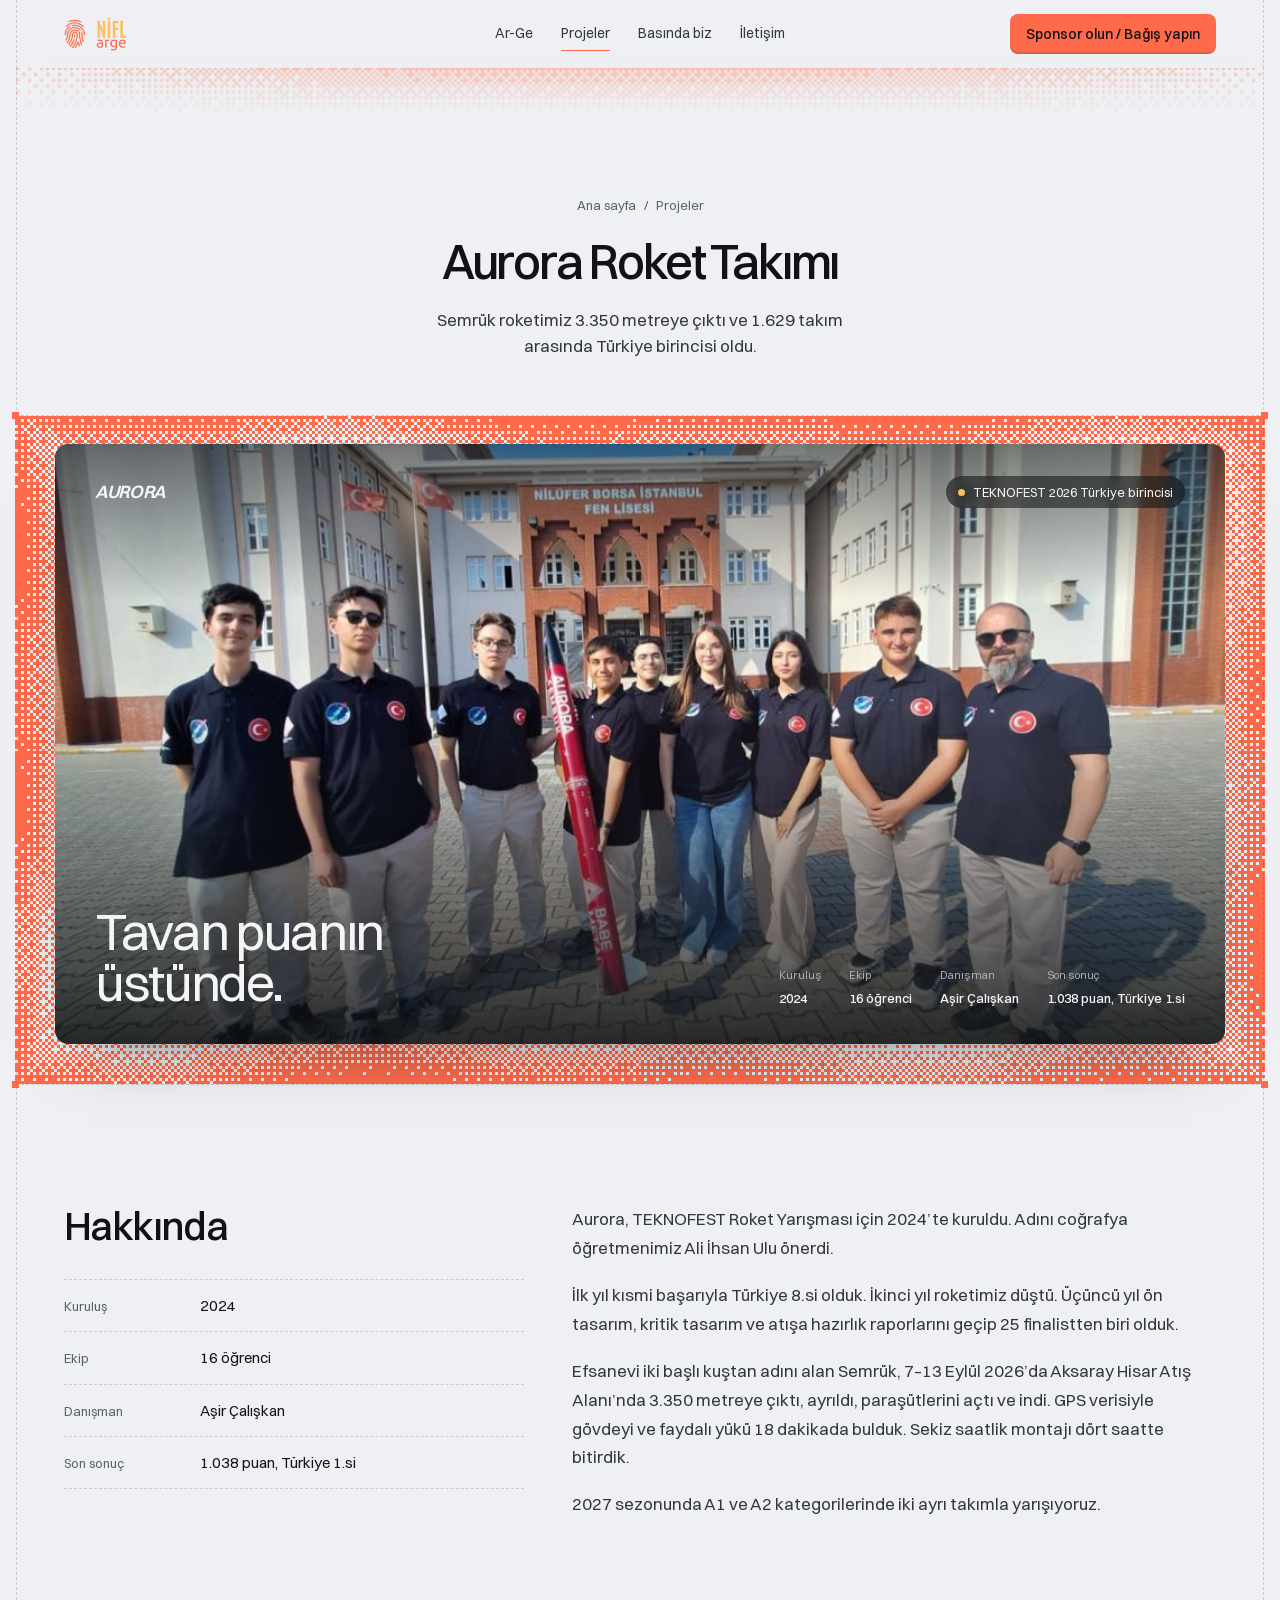
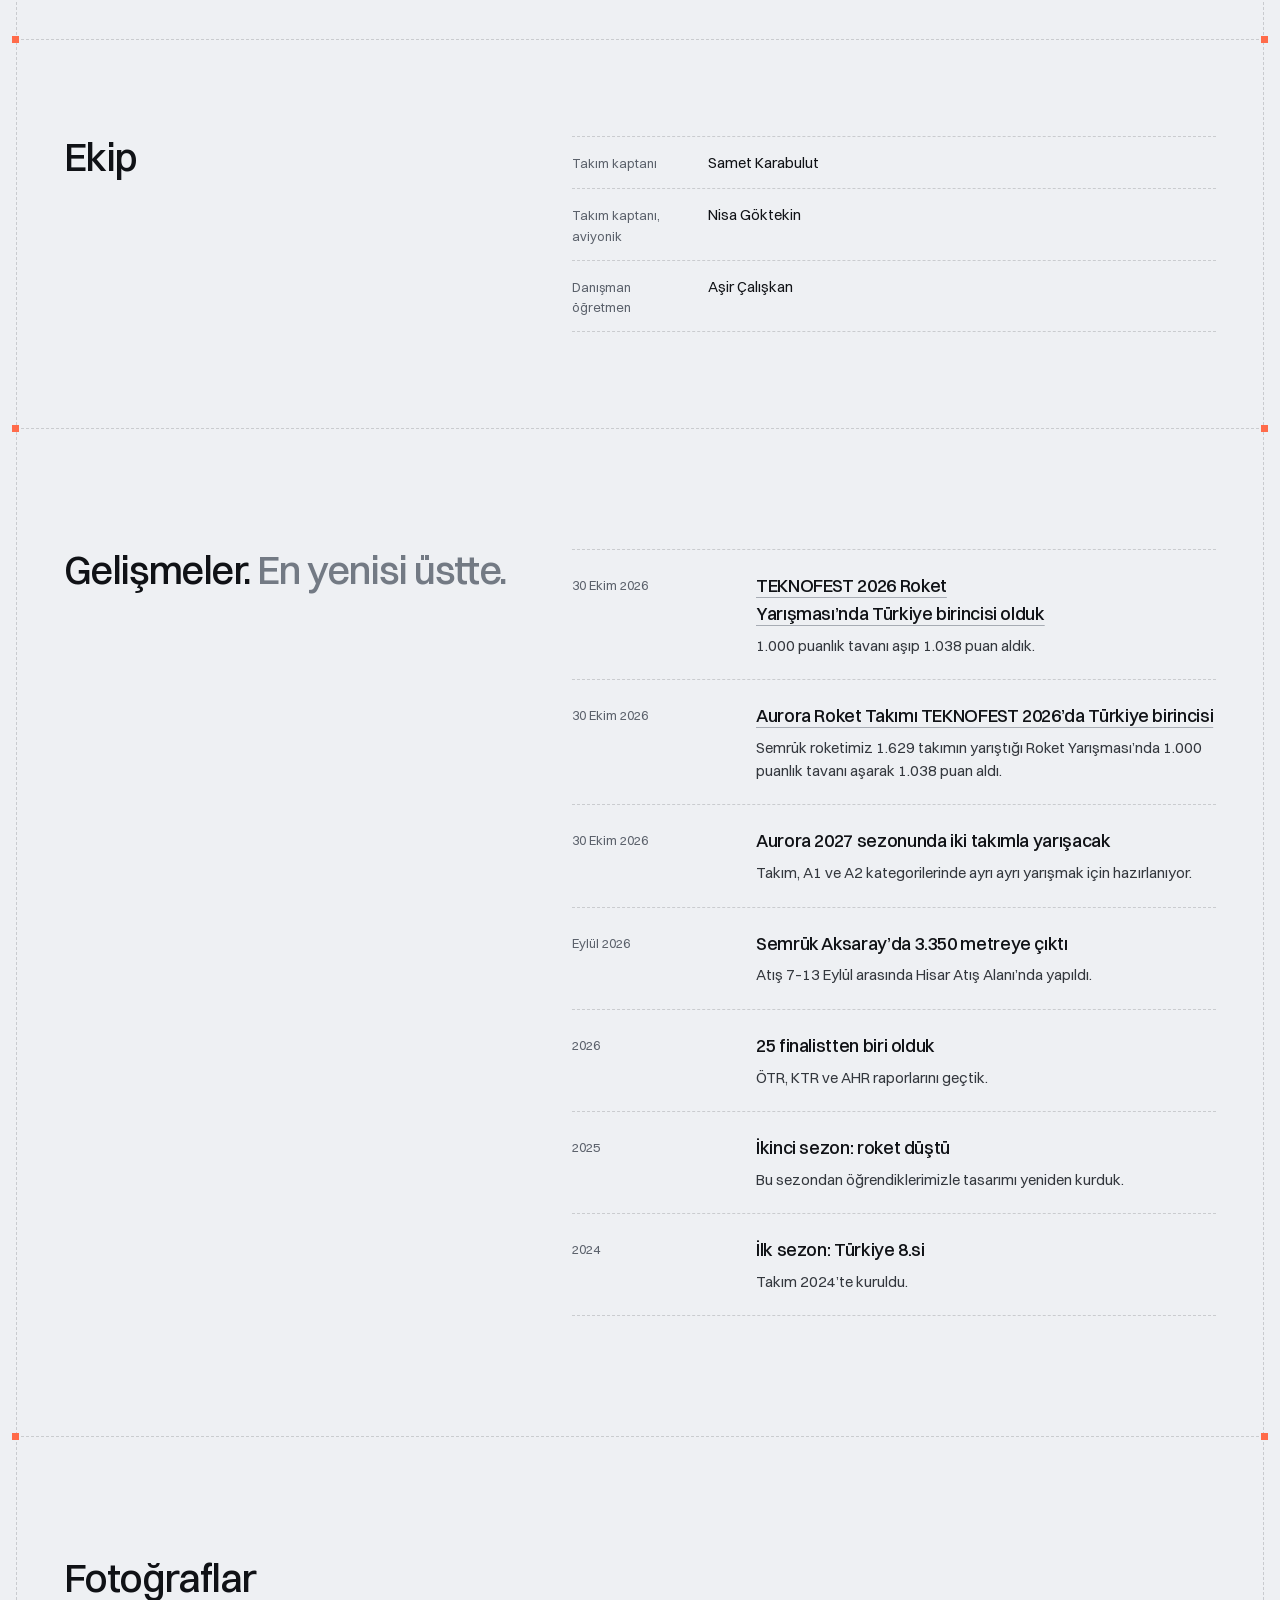
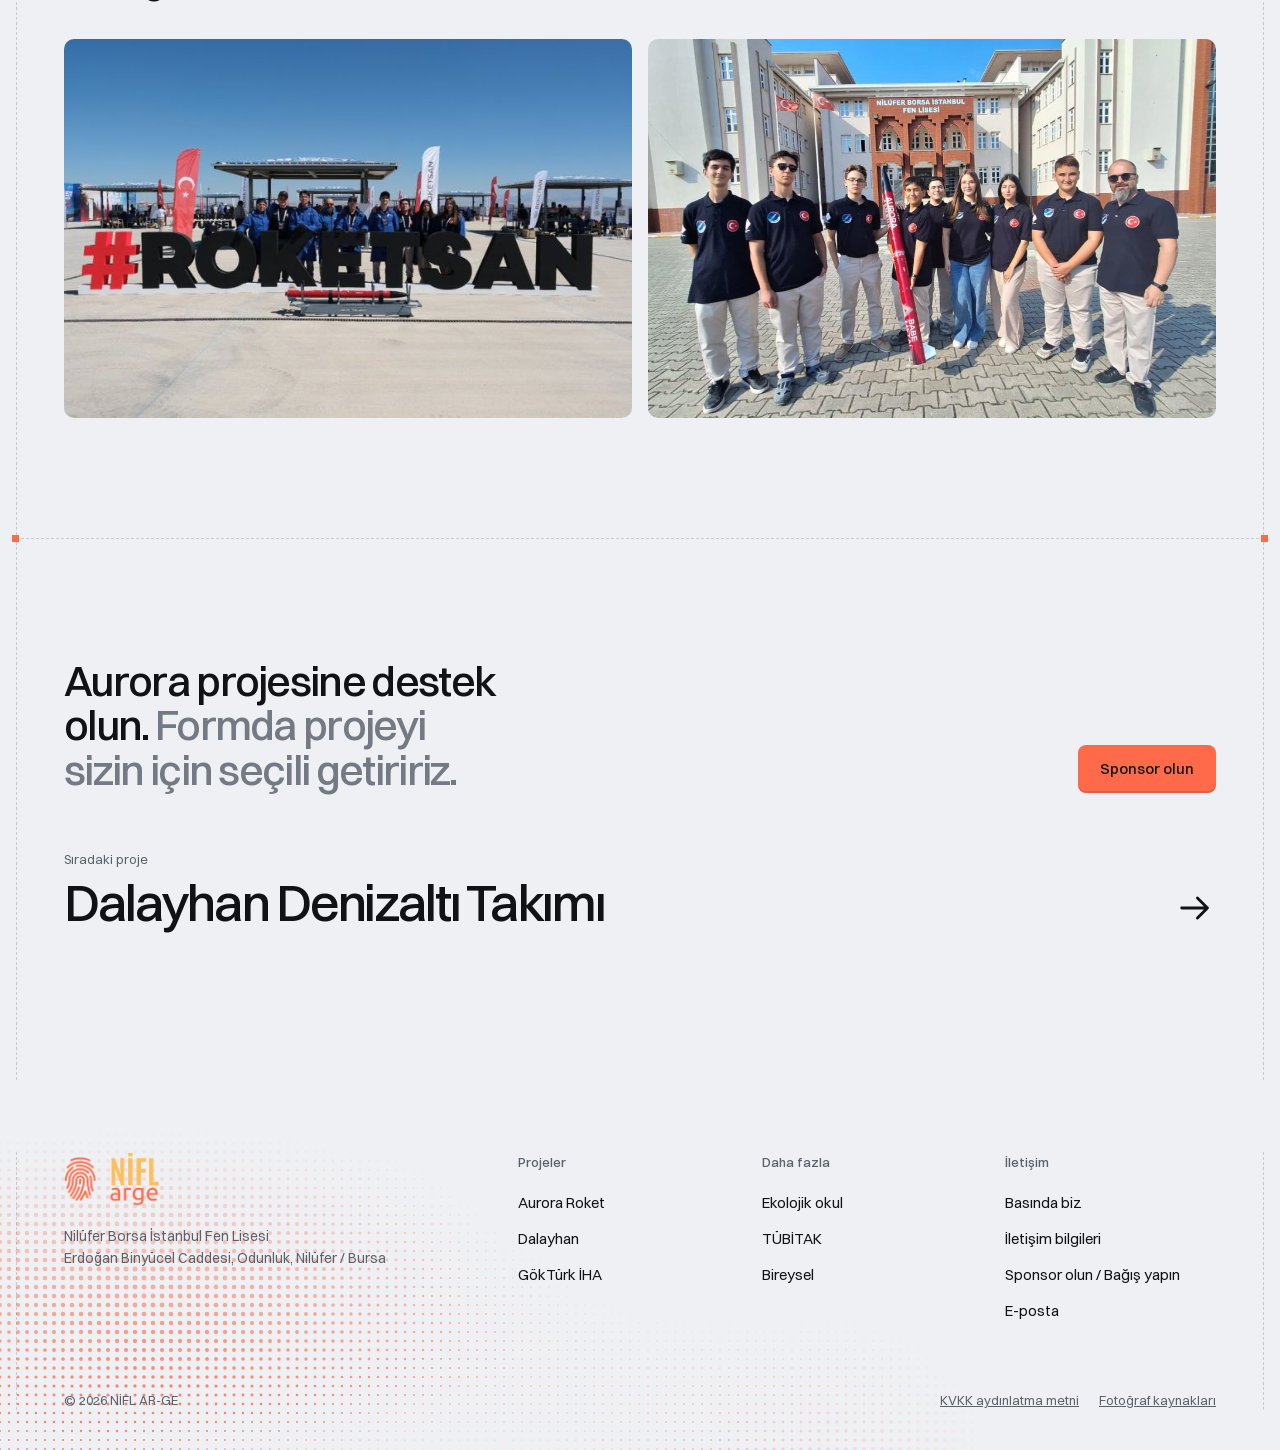
<file: proje.html>
<!doctype html>
<html lang="tr" class="no-js">
<head>
<meta charset="utf-8">
<meta name="viewport" content="width=device-width, initial-scale=1, viewport-fit=cover">
<title>Proje · NİFL AR-GE</title>
<meta name="description" content="NİFL AR-GE projesi: hakkında, gelişmeler ve sponsorluk.">
<meta property="og:type" content="article">
<meta property="og:image" content="assets/img/roket-takim-okul.jpg">
<meta name="twitter:card" content="summary_large_image">
<link rel="icon" href="assets/img/logo-mark.png" type="image/png">
<meta name="theme-color" content="#eef0f3">
<link rel="preload" href="assets/fonts/switzer-500.woff2" as="font" type="font/woff2" crossorigin>
<link rel="preload" href="assets/fonts/switzer-400.woff2" as="font" type="font/woff2" crossorigin>
<link rel="stylesheet" href="assets/css/site.css?v=35">
<script>document.documentElement.classList.replace('no-js','js');setTimeout(()=>document.documentElement.classList.add('ready'),1600)</script>
</head>
<body>
<a class="skip" href="#icerik">İçeriğe geç</a>
<header class="nav">
  <div class="rails"><div class="inner">
    <a class="brand" href="index.html" aria-label="NİFL AR-GE ana sayfa"><img src="assets/img/logo-mark.png" alt="" width="275" height="380"><img src="assets/img/logo-word.png" alt="" width="446" height="477"></a>
    <nav class="nav__links" aria-label="Ana menü">
      <a href="index.html#arge">Ar-Ge</a><a href="index.html#projeler" aria-current="page">Projeler</a><a href="haberler.html">Basında biz</a><a href="index.html#iletisim">İletişim</a>
    </nav>
    <div class="nav__end">
      <a class="btn btn--coral" href="index.html#form" data-sponsor-link>Sponsor olun / Bağış yapın</a>
      <button class="nav__toggle" type="button" aria-expanded="false" aria-controls="menu" aria-label="Menüyü aç"><svg width="20" height="20" viewBox="0 0 20 20" aria-hidden="true"><path d="M3 7h14M3 13h14" stroke="currentColor" stroke-width="1.6" stroke-linecap="round"/></svg></button>
    </div>
  </div></div>
  <div class="nav__sheet" id="menu" hidden>
    <a href="index.html#arge">Ar-Ge</a><a href="index.html#projeler">Projeler</a><a href="haberler.html">Basında biz</a><a href="index.html#iletisim">İletişim</a>
    <a class="btn btn--coral" href="index.html#form">Sponsor olun / Bağış yapın</a>
  </div>
</header>

<main id="icerik">
  <div class="rails">
    <canvas class="haze" data-haze aria-hidden="true"></canvas>
    <header class="page-head inner">
      <nav class="crumbs" aria-label="Konum"><a href="index.html">Ana sayfa</a><span aria-hidden="true">/</span><a href="index.html#projeler">Projeler</a></nav>
      <h1 data-p="ad">Proje</h1>
      <p data-p="ozet"></p>
    </header>
    <div class="cut" aria-hidden="true"></div>
    <section class="showcase dither" data-dither aria-label="Proje görseli">
      <canvas aria-hidden="true"></canvas>
      <div class="stage" style="--stage-h:min(600px,62vw)"><article class="slide" data-p-slide></article></div>
    </section>
    <div class="cut" aria-hidden="true"></div>

    <section class="sec inner" aria-labelledby="hk-h">
      <div class="split split--5-7">
        <div>
          <h2 data-cms="proje.sec.h21" class="h2" id="hk-h">Hakkında</h2>
          <ul class="rows" data-p="bilgiler"></ul>
        </div>
        <div class="prose" data-p="hakkinda"></div>
      </div>
    </section>

    <div data-p-team-wrap hidden>
      <div class="cut" aria-hidden="true"></div>
      <section class="sec sec--tight inner" aria-labelledby="ek-h">
        <div class="split split--5-7"><h2 data-cms="proje.sec.h22" class="h2" id="ek-h">Ekip</h2><ul class="rows" style="margin:0" data-p="ekip"></ul></div>
      </section>
    </div>

    <div class="cut" aria-hidden="true"></div>
    <section class="sec inner" aria-labelledby="gl-h">
      <div class="split split--5-7">
        <h2 data-cms="proje.sec.h23" data-cms-html class="h2" id="gl-h">Gelişmeler. <span class="dim">En yenisi üstte.</span></h2>
        <div data-p="gelismeler"></div>
      </div>
    </section>

    <div data-p-gallery-wrap hidden>
      <div class="cut" aria-hidden="true"></div>
      <section class="sec inner" aria-labelledby="gal-h">
        <h2 data-cms="proje.sec.h24" class="h2" id="gal-h" style="margin-bottom:40px">Fotoğraflar</h2>
        <div class="gallery" data-p="galeri"></div>
      </section>
    </div>

    <div class="cut" aria-hidden="true"></div>
    <section class="close inner" aria-labelledby="close-h">
      <div class="close__row">
        <h2 id="close-h"><span data-p="kisaad">Bu projeye</span> destek olun. <span class="dim">Formda projeyi sizin için seçili getiririz.</span></h2>
        <a data-cms="proje.close.a1" class="btn btn--coral btn--lg" href="index.html#form" data-sponsor-link>Sponsor olun</a>
      </div>
      <a class="next" href="#" data-next-project><span><small>Sıradaki proje</small><strong data-next-name></strong></span><svg width="40" height="40" viewBox="0 0 14 14" aria-hidden="true"><path d="M2 7h9M7.5 3.5 11 7l-3.5 3.5" fill="none" stroke="currentColor" stroke-width="1" stroke-linecap="round" stroke-linejoin="round"/></svg></a>
    </section>
  </div>
</main>

<footer class="foot">
  <canvas class="foot__dots" data-dots aria-hidden="true"></canvas>
  <div class="rails"><div class="inner">
    <div class="foot__grid">
      <div>
        <a class="foot__brand" href="index.html" aria-label="NİFL AR-GE ana sayfa"><img src="assets/img/logo-mark.png" alt="" width="275" height="380"><img src="assets/img/logo-word.png" alt="" width="446" height="477"></a>
        <address data-cms="ortak.foot.address1" data-cms-html>Nilüfer Borsa İstanbul Fen Lisesi<br>Erdoğan Binyücel Caddesi, Odunluk, Nilüfer / Bursa</address>
      </div>
      <div><h3 data-cms="ortak.foot.h31">Projeler</h3><ul><li><a href="proje.html?p=roket">Aurora Roket</a></li><li><a href="proje.html?p=denizalti">Dalayhan</a></li><li><a href="proje.html?p=iha">GökTürk İHA</a></li></ul></div>
      <div><h3 data-cms="ortak.foot.h32">Daha fazla</h3><ul><li><a href="proje.html?p=eko-okul">Ekolojik okul</a></li><li><a href="proje.html?p=tubitak">TÜBİTAK</a></li><li><a href="proje.html?p=bireysel">Bireysel</a></li></ul></div>
      <div><h3 data-cms="ortak.foot.h33">İletişim</h3><ul><li><a href="haberler.html">Basında biz</a></li><li><a href="index.html#iletisim">İletişim bilgileri</a></li><li><a href="index.html#form">Sponsor olun / Bağış yapın</a></li><li><a data-mail href="mailto:aliege22022011@gmail.com">E-posta</a></li></ul></div>
    </div>
    <div class="foot__legal"><span>© 2026 NİFL AR-GE</span><nav aria-label="Yasal"><a href="kvkk.html">KVKK aydınlatma metni</a><a href="credits.html">Fotoğraf kaynakları</a></nav></div>
  </div></div>
</footer>

<script src="assets/vendor/gsap.min.js"></script>
<script src="assets/vendor/ScrollTrigger.min.js"></script>
<script src="assets/vendor/SplitText.min.js"></script>
<script type="module" src="assets/js/page.js?v=35"></script>
</body>
</html>
</file>
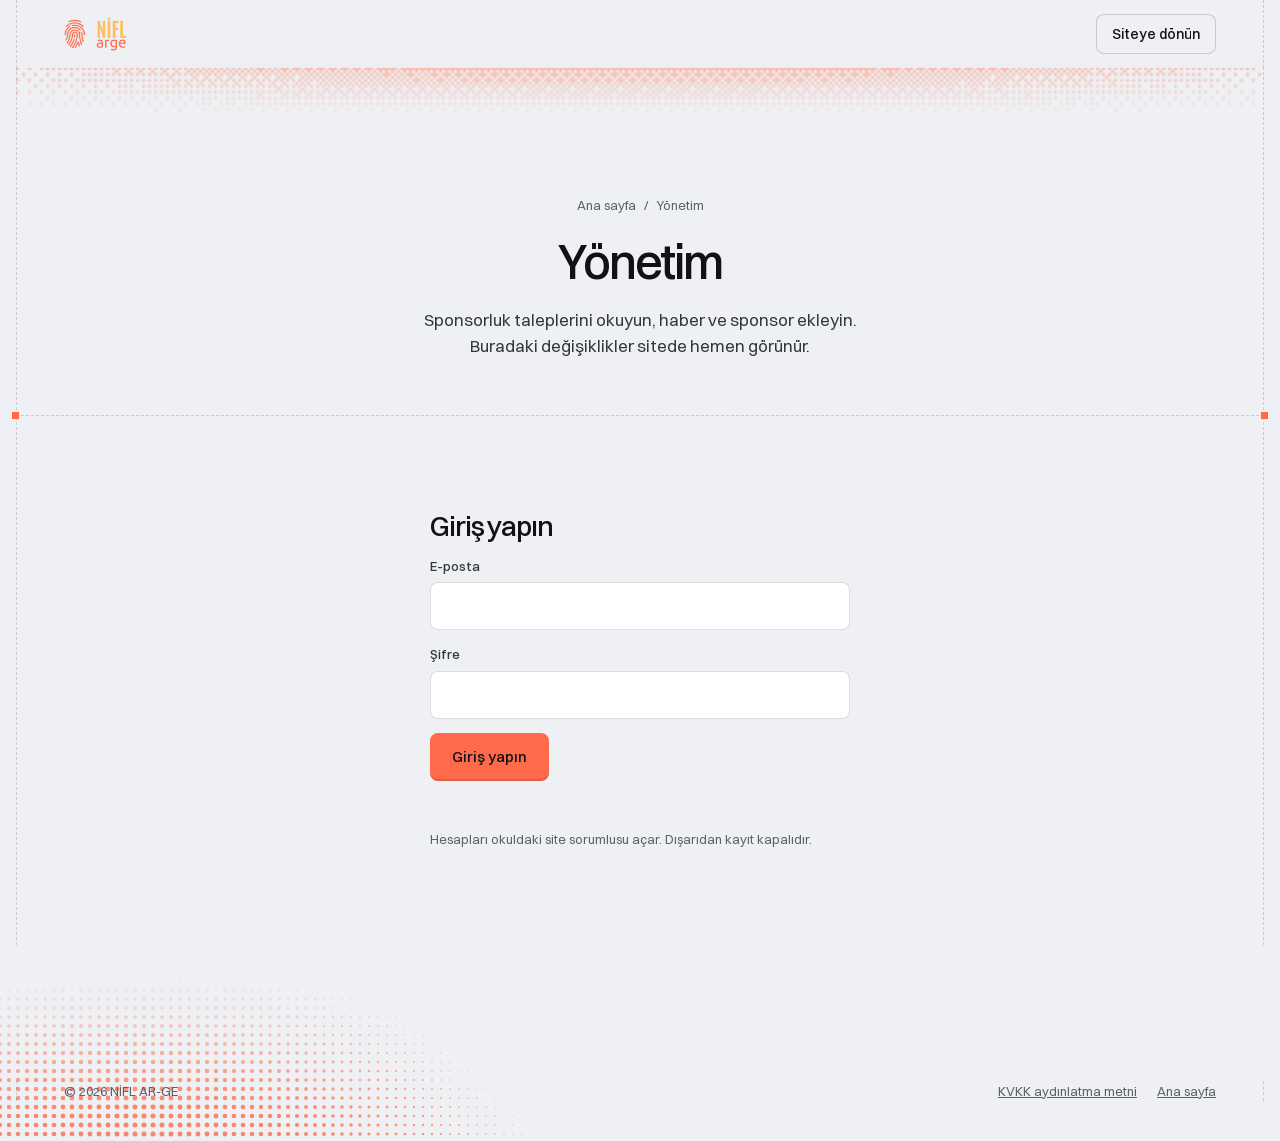
<file: yonetim.html>
<!doctype html>
<html lang="tr" class="no-js">
<head>
<meta charset="utf-8">
<meta name="viewport" content="width=device-width, initial-scale=1, viewport-fit=cover">
<title>Yönetim · NİFL AR-GE</title>
<meta name="robots" content="noindex, nofollow">
<link rel="icon" href="assets/img/logo-mark.png" type="image/png">
<meta name="theme-color" content="#eef0f3">
<link rel="preload" href="assets/fonts/switzer-500.woff2" as="font" type="font/woff2" crossorigin>
<link rel="preload" href="assets/fonts/switzer-400.woff2" as="font" type="font/woff2" crossorigin>
<link rel="stylesheet" href="assets/css/site.css?v=35">
<script>document.documentElement.classList.replace('no-js','js')</script>
</head>
<body>
<a class="skip" href="#icerik">İçeriğe geç</a>
<header class="nav">
  <div class="rails"><div class="inner">
    <a class="brand" href="index.html" aria-label="NİFL AR-GE ana sayfa"><img src="assets/img/logo-mark.png" alt="" width="275" height="380"><img src="assets/img/logo-word.png" alt="" width="446" height="477"></a>
    <div class="nav__end adm-end">
      <a class="btn btn--ghost adm-back" href="index.html">Siteye dönün</a>
    </div>
  </div></div>
</header>
<main id="icerik">
  <div class="rails">
    <canvas class="haze" data-haze aria-hidden="true"></canvas>
    <header class="page-head inner">
      <nav class="crumbs" aria-label="Konum"><a href="index.html">Ana sayfa</a><span aria-hidden="true">/</span><span>Yönetim</span></nav>
      <h1>Yönetim</h1>
      <p>Sponsorluk taleplerini okuyun, haber ve sponsor ekleyin. Buradaki değişiklikler sitede hemen görünür.</p>
    </header>
    <div class="cut" aria-hidden="true"></div>

    <section class="sec sec--tight inner adm" aria-label="Yönetim paneli">
      <div class="note" data-off hidden>
        <p>Supabase bağlantısı henüz kurulmadı.</p>
        <p>assets/js/db.js dosyasına Project URL ve publishable anahtarı yazıldığında bu sayfa giriş ekranını gösterir. Adımlar supabase/KURULUM.md dosyasında.</p>
      </div>

      <form class="form adm-login" data-login novalidate hidden>
        <h2 class="h2" style="font-size:28px">Giriş yapın</h2>
        <div class="field"><label for="l-eposta">E-posta</label><input id="l-eposta" name="eposta" type="email" autocomplete="username" required></div>
        <div class="field"><label for="l-sifre">Şifre</label><input id="l-sifre" name="sifre" type="password" autocomplete="current-password" required></div>
        <div><button class="btn btn--coral btn--lg" type="submit">Giriş yapın</button></div>
        <p class="form__status" role="status" data-login-status></p>
        <p class="form__note">Hesapları okuldaki site sorumlusu açar. Dışarıdan kayıt kapalıdır.</p>
      </form>

      <div data-panel hidden>
        <div class="adm-bar">
          <div class="filters" role="group" aria-label="Bölüm" data-tabs>
            <button type="button" aria-pressed="true" data-tab="talepler">Talepler<span data-count></span></button>
            <button type="button" aria-pressed="false" data-tab="haberler">Haberler</button>
            <button type="button" aria-pressed="false" data-tab="sponsorlar">Sponsorlar</button>
          </div>
          <p class="adm-who"><span data-who></span> <button class="btn btn--ghost btn--sm" type="button" data-logout>Çıkış yapın</button></p>
        </div>

        <div data-view="talepler">
          <div data-talepler></div>
        </div>

        <div class="split split--5-7 adm-split" data-view="haberler" hidden>
          <form class="form" data-haber-form novalidate>
            <h2 class="h2" style="font-size:24px">Haber ekleyin</h2>
            <div class="row">
              <div class="field"><label for="h-tarih">Tarih</label><input id="h-tarih" name="tarih" inputmode="numeric" placeholder="2026-11-14"></div>
              <div class="field"><label for="h-tur">Tür</label><select id="h-tur" name="tur"><option value="haber">Haber (ana sayfada)</option><option value="gelisme">Proje gelişmesi</option></select></div>
            </div>
            <div class="field"><label for="h-proje">Proje</label><select id="h-proje" name="proje"></select></div>
            <div class="field"><label for="h-baslik">Başlık</label><input id="h-baslik" name="baslik" maxlength="200" required></div>
            <div class="field"><label for="h-metin">Kısa metin</label><textarea id="h-metin" name="metin" maxlength="2000"></textarea></div>
            <div class="row">
              <div class="field"><label for="h-link">Haber bağlantısı (isteğe bağlı)</label><input id="h-link" name="link" type="url" placeholder="https://"></div>
              <div class="field"><label for="h-kaynak">Kaynak (isteğe bağlı)</label><input id="h-kaynak" name="kaynak" maxlength="80" placeholder="ör. DHA"></div>
            </div>
            <div class="field"><label for="h-gorsel">Görsel (isteğe bağlı, en fazla 3 MB)</label><input id="h-gorsel" name="gorsel" type="file" accept="image/jpeg,image/png,image/webp"></div>
            <div><button class="btn btn--coral btn--lg" type="submit">Haberi yayınlayın</button></div>
            <p class="form__status" role="status" data-status></p>
          </form>
          <div data-haberler></div>
        </div>

        <div class="split split--5-7 adm-split" data-view="sponsorlar" hidden>
          <form class="form" data-sponsor-form novalidate>
            <h2 class="h2" style="font-size:24px">Sponsor ekleyin</h2>
            <div class="field"><label for="s-ad">Sponsorun adı</label><input id="s-ad" name="ad" maxlength="120" required></div>
            <div class="field"><label for="s-logo">Logo (PNG, SVG ya da WebP; en fazla 3 MB)</label><input id="s-logo" name="logo" type="file" accept="image/png,image/svg+xml,image/webp,image/jpeg" required></div>
            <div class="field"><label for="s-url">Web sitesi (isteğe bağlı)</label><input id="s-url" name="url" type="url" placeholder="https://"></div>
            <div class="row">
              <div class="field"><label for="s-proje">Desteklediği proje</label><select id="s-proje" name="proje"></select></div>
              <div class="field"><label for="s-sira">Sıra</label><input id="s-sira" name="sira" type="number" min="1" max="999" value="100"></div>
            </div>
            <div><button class="btn btn--coral btn--lg" type="submit">Sponsoru ekleyin</button></div>
            <p class="form__status" role="status" data-status></p>
          </form>
          <div data-sponsorlar></div>
        </div>
      </div>
    </section>
  </div>
</main>

<footer class="foot">
  <canvas class="foot__dots" data-dots aria-hidden="true"></canvas>
  <div class="rails"><div class="inner">
    <div class="foot__legal"><span>© 2026 NİFL AR-GE</span><nav aria-label="Yasal"><a href="kvkk.html">KVKK aydınlatma metni</a><a href="index.html">Ana sayfa</a></nav></div>
  </div></div>
</footer>

<script src="assets/vendor/supabase.min.js"></script>
<script type="module" src="assets/js/yonetim.js?v=35"></script>
</body>
</html>
</file>
<file: assets/css/site.css>
/* NİFL AR-GE — one world: Vessa's blueprint page (dashed rails, square handles, ordered dither)
   in the logo's coral, broken once by a Solidroad photographic chapter (the flight over Tuz Gölü). */

/* Switzer (Fontshare, ITF Free Font License), served from this site: no visitor data goes to a font CDN */
@font-face { font-family: "Switzer"; src: url("../fonts/switzer-400.woff2") format("woff2"); font-weight: 400; font-style: normal; font-display: swap; }
@font-face { font-family: "Switzer"; src: url("../fonts/switzer-500.woff2") format("woff2"); font-weight: 500; font-style: normal; font-display: swap; }
@font-face { font-family: "Switzer"; src: url("../fonts/switzer-600.woff2") format("woff2"); font-weight: 600; font-style: normal; font-display: swap; }

:root {
  --bg: #eef0f3;
  --ink: #101216;
  --ink-2: #33373d;
  --muted: #5b616b;
  --faint: #a7acb4;
  --dim: #737a84;            /* the grey half of a two-tone heading, 3.6:1 */
  --rule: rgba(16, 18, 22, .16);
  --white: #ffffff;
  --coral: #ff6b4a;
  --coral-ink: #c23a1e;      /* coral as text on the grey ground, 4.8:1 */
  --amber: #fdbe5b;
  --night: #0d0f12;
  --frame: 1312px;           /* the rails */
  --pad: 48px;               /* content inset from the rails */
  --nav: 68px;
  --font: "Switzer", ui-sans-serif, system-ui, -apple-system, "Segoe UI", sans-serif;
  --ease: cubic-bezier(.16, 1, .3, 1);
}
@media (max-width: 1023px) { :root { --pad: 32px; } }
@media (max-width: 639px) { :root { --pad: 22px; --nav: 60px; } }

*, *::before, *::after { box-sizing: border-box; }
html { -webkit-text-size-adjust: 100%; scrollbar-color: rgba(16, 18, 22, .3) transparent; caret-color: var(--coral); }
body { margin: 0; background: var(--bg); color: var(--ink); font: 400 15px/1.55 var(--font); -webkit-font-smoothing: antialiased; font-feature-settings: "ss01", "tnum"; overflow-x: clip; }
img { display: block; max-width: 100%; }
a { color: inherit; }
::selection { background: var(--coral); color: var(--ink); }
:focus-visible { outline: 2px solid var(--coral-ink); outline-offset: 3px; border-radius: 4px; }
.dark :focus-visible { outline-color: var(--amber); }
h1, h2, h3, p { margin: 0; }
h1, h2, h3 { font-weight: 500; letter-spacing: -0.035em; text-wrap: balance; }
.sr-only { position: absolute; width: 1px; height: 1px; overflow: hidden; clip: rect(0 0 0 0); white-space: nowrap; }
.skip { position: fixed; left: 12px; top: -60px; z-index: 100; background: var(--ink); color: var(--bg); padding: 10px 14px; border-radius: 8px; text-decoration: none; }
.skip:focus { top: 12px; }

/* ---------- the drawing: rails and handles ---------- */
.rails { position: relative; width: min(100% - 32px, var(--frame)); margin-inline: auto; }
.rails::before, .rails::after { content: ""; position: absolute; top: 0; bottom: 0; width: 0; border-left: 1px dashed var(--rule); pointer-events: none; z-index: 0; }
.rails::before { left: 0; }
.rails::after { right: 0; }
.cut { position: relative; height: 0; border-top: 1px dashed var(--rule); }
.cut::before, .cut::after { content: ""; position: absolute; top: -4px; width: 7px; height: 7px; background: var(--coral); z-index: 2; }
.cut::before { left: -4px; }
.cut::after { right: -4px; }
.inner { padding-inline: var(--pad); position: relative; z-index: 1; }
@media (max-width: 639px) { .rails { width: calc(100% - 16px); } }

/* ---------- buttons, chips ---------- */
.btn { display: inline-flex; align-items: center; justify-content: center; gap: 8px; height: 40px; padding: 0 16px; border-radius: 8px; border: 0; font: 500 14px/1 var(--font); text-decoration: none; cursor: pointer; white-space: nowrap; transition: transform .2s var(--ease), background-color .2s, box-shadow .2s; }
.btn--coral { background: var(--coral); color: var(--ink); box-shadow: inset 0 -2px 0 rgba(0, 0, 0, .12); }
.btn--coral:hover { background: #ff7f62; transform: translateY(-1px); }
.btn--coral:active { transform: translateY(0); background: #f25d3c; }
.btn--ghost { background: transparent; color: var(--ink); box-shadow: inset 0 0 0 1px var(--rule); }
.btn--ghost:hover { background: var(--white); }
.btn--lg { height: 48px; padding: 0 22px; font-size: 15px; }
.btn svg { transition: transform .25s var(--ease); }
.btn:hover svg { transform: translateX(3px); }
.chip { display: inline-flex; align-items: center; gap: 8px; font-size: 13px; color: var(--muted); }
.chip b { font-weight: 500; color: var(--ink); background: #dfe2e7; padding: 3px 8px; border-radius: 999px; }
.link { color: var(--ink); text-decoration: underline; text-decoration-color: var(--faint); text-underline-offset: .25em; transition: text-decoration-color .2s; }
.link:hover { text-decoration-color: var(--coral); }

/* ---------- nav ---------- */
.nav { position: sticky; top: 0; z-index: 50; }
.nav::before { content: ""; position: absolute; inset: 0; z-index: -1; background: color-mix(in oklab, var(--bg) 88%, transparent); backdrop-filter: saturate(1.4) blur(10px); -webkit-backdrop-filter: saturate(1.4) blur(10px); }
.nav .inner { height: var(--nav); display: grid; grid-template-columns: 1fr auto 1fr; align-items: center; gap: 24px; }
.brand { display: inline-flex; align-items: center; gap: 10px; text-decoration: none; justify-self: start; }
.brand img:first-child { height: 30px; width: auto; }
.brand img:last-child { height: 34px; width: auto; }
.nav__links { display: flex; gap: 28px; font-size: 14px; }
.nav__links a { text-decoration: none; color: var(--ink-2); padding: 8px 0; position: relative; }
.nav__links a::after { content: ""; position: absolute; left: 0; right: 0; bottom: 2px; height: 1px; background: var(--coral); transform: scaleX(0); transform-origin: left; transition: transform .3s var(--ease); }
.nav__links a:hover::after, .nav__links a[aria-current]::after { transform: scaleX(1); }
.nav__end { justify-self: end; display: flex; align-items: center; gap: 16px; font-size: 14px; }
.nav__end > a:not(.btn) { text-decoration: none; color: var(--ink-2); }
.nav__toggle { display: none; width: 44px; height: 44px; border: 0; background: none; border-radius: 8px; cursor: pointer; color: var(--ink); }
.nav__sheet { display: none; }
@media (max-width: 900px) {
  .nav .inner { grid-template-columns: 1fr auto; }
  .nav__links, .nav__end > a:not(.btn) { display: none; }
  .nav__toggle { display: grid; place-items: center; }
  .nav__end .btn { display: none; }
  .nav__sheet { position: fixed; inset: var(--nav) 0 0 0; background: var(--bg); z-index: 49; padding: 16px 24px 32px; display: grid; align-content: start; gap: 0; }
  .nav__sheet[hidden] { display: none; }
  .nav__sheet a:not(.btn) { display: flex; align-items: center; min-height: 56px; font-size: 22px; letter-spacing: -0.02em; text-decoration: none; border-bottom: 1px dashed var(--rule); }
  .nav__sheet .btn { margin-top: 24px; height: 52px; }
}
/* the dithered haze under the nav (Vessa) */
.haze { display: block; width: 100%; height: 56px; margin-top: -1px; opacity: .4; -webkit-mask: linear-gradient(#000, transparent); mask: linear-gradient(#000, transparent); }

/* ---------- dither ---------- */
.dither { position: relative; isolation: isolate; }
.dither > canvas { position: absolute; inset: 0; width: 100%; height: 100%; z-index: -1; image-rendering: pixelated; pointer-events: none; }
.dither::before { content: ""; position: absolute; inset: 0; z-index: -2; background: radial-gradient(circle, var(--coral) 1px, transparent 1.3px) 0 0 / 4px 4px; opacity: .5; }
.dither.is-drawn::before { display: none; }

/* ---------- hero ---------- */
.js:not(.ready) .hero > *, .js:not(.ready) .showcase { opacity: 0; }
@media (prefers-reduced-motion: reduce) { .js:not(.ready) .hero > *, .js:not(.ready) .showcase { opacity: 1; } }
.hero { padding-block: 72px; text-align: center; }
.hero h1 { font-size: clamp(36px, 3.4vw + 8px, 60px); line-height: 1.02; letter-spacing: -0.045em; word-spacing: .14em; max-width: 15ch; margin: 0 auto; }
.hero__lead { font-size: 17px; line-height: 1.6; color: var(--ink-2); max-width: 44ch; margin: 22px auto 0; text-wrap: pretty; }
.hero__lead strong { font-weight: 500; color: var(--ink); }
.hero__cta { display: flex; justify-content: center; gap: 10px; margin-top: 28px; }
.hero__note { margin-top: 16px; font-size: 13px; color: var(--muted); }
.hero__proof { margin-top: 10px; }
@media (max-width: 639px) { .hero { padding-block: 48px; } .hero__lead { font-size: 16px; } .hero__cta { flex-direction: column; } .hero__cta .btn { width: 100%; } }

/* ---------- showcase: tabs on dither, big dark panel ---------- */
.showcase { margin-inline: -1px; padding: 28px 40px 40px; }
.showcase__bar { display: flex; justify-content: center; align-items: center; gap: 10px; margin-bottom: 28px; }
.tabs { position: relative; display: flex; gap: 2px; padding: 4px; border-radius: 12px; background: rgba(255, 255, 255, .92); box-shadow: 0 1px 2px rgba(16, 18, 22, .08), 0 10px 30px -14px rgba(16, 18, 22, .35); overflow-x: auto; scrollbar-width: none; max-width: 100%; }
.tabs::-webkit-scrollbar { display: none; }
.tabs__ink { position: absolute; top: 4px; left: 0; height: 36px; width: 0; border-radius: 8px; background: var(--white); box-shadow: 0 1px 3px rgba(16, 18, 22, .14), inset 0 0 0 1px rgba(16, 18, 22, .06); }
.tab { position: relative; z-index: 1; height: 36px; padding: 0 14px; border: 0; background: none; border-radius: 8px; font: 500 13px/1 var(--font); color: #6a707a; cursor: pointer; white-space: nowrap; transition: color .2s; }
.tab:hover, .tab[aria-selected="true"] { color: var(--ink); }
.round { width: 40px; height: 40px; flex: none; border-radius: 50%; border: 0; display: grid; place-items: center; background: var(--white); color: var(--ink); cursor: pointer; box-shadow: 0 1px 2px rgba(16, 18, 22, .1), 0 10px 30px -14px rgba(16, 18, 22, .35); transition: transform .25s var(--ease); }
.round:hover { transform: translateX(2px); }
.stage { position: relative; height: var(--stage-h, min(620px, calc(100svh - var(--nav) - 150px))); min-height: 420px; border-radius: 14px; overflow: hidden; background: var(--night); color: #f4f5f7; box-shadow: 0 30px 60px -30px rgba(16, 18, 22, .5); }
.slide { position: absolute; inset: 0; }
.slide[hidden] { display: block; visibility: hidden; }
.slide__img { position: absolute; inset: 0; width: 100%; height: 100%; object-fit: cover; }
.slide::after { content: ""; position: absolute; inset: 0; background: linear-gradient(180deg, rgba(13, 15, 18, .55) 0%, rgba(13, 15, 18, 0) 26%, rgba(13, 15, 18, 0) 45%, rgba(13, 15, 18, .86) 100%); pointer-events: none; }
.slide__top { position: absolute; z-index: 2; top: 32px; left: 40px; right: 40px; display: flex; justify-content: space-between; align-items: center; gap: 16px; }
.slide__mark { font-weight: 600; font-size: 18px; letter-spacing: -0.02em; text-transform: uppercase; font-style: italic; }
.slide__state { font-size: 13px; padding: 6px 12px; border-radius: 999px; background: rgba(13, 15, 18, .55); backdrop-filter: blur(6px); -webkit-backdrop-filter: blur(6px); display: inline-flex; gap: 8px; align-items: center; }
.slide__state i { width: 7px; height: 7px; border-radius: 50%; background: var(--amber); }
.slide__foot { position: absolute; z-index: 2; left: 40px; right: 40px; bottom: 36px; display: grid; grid-template-columns: minmax(0, 1fr) auto; align-items: end; gap: 32px; }
.slide__title { font-size: clamp(36px, 3.6vw + 6px, 64px); line-height: .98; letter-spacing: -0.045em; max-width: 11ch; }
.slide__sum { margin-top: 14px; font-size: 15px; line-height: 1.55; color: #d6d9de; max-width: 42ch; }
.slide__link { margin-top: 18px; display: inline-flex; align-items: center; gap: 8px; min-height: 40px; color: var(--white); font-weight: 500; text-decoration: none; border-bottom: 1px solid rgba(255, 255, 255, .35); }
.slide__link:hover { border-color: var(--amber); }
.slide__facts { display: grid; grid-auto-flow: column; grid-auto-columns: minmax(0, max-content); gap: 28px; margin: 0; }
.slide__facts dt { font-size: 11px; color: #a9afb8; letter-spacing: .01em; }
.slide__facts dd { margin: 4px 0 0; font-size: 13px; font-weight: 500; white-space: nowrap; }
.slide__logo { position: absolute; inset: 0; display: grid; place-items: center; background: #f6f6f4; }
.slide__logo img { width: min(34%, 320px); }
@media (max-width: 1023px) {
  .showcase { padding: 20px 20px 24px; }
  .slide__foot { grid-template-columns: 1fr; gap: 20px; left: 24px; right: 24px; bottom: 24px; }
  .slide__top { left: 24px; right: 24px; top: 20px; }
  .slide__facts { grid-auto-flow: row; grid-template-columns: repeat(2, minmax(0, 1fr)); gap: 12px 20px; }
}
@media (max-width: 639px) {
  .showcase { padding: 14px 10px 12px; }
  .showcase__bar { justify-content: flex-start; margin-bottom: 14px; }
  .round { display: none; }
  .stage { --stage-h: 560px; min-height: 0; border-radius: 10px; }
  .slide__facts { display: none; }
  .slide__title { font-size: 34px; }
  .slide__mark { display: none; }
  .slide__state { font-size: 12px; }
}

/* ---------- section rhythm ---------- */
.sec { padding-block: 120px; }
.sec--tight { padding-block: 96px; }
@media (max-width: 639px) { .sec { padding-block: 72px; } .sec--tight { padding-block: 64px; } }
.h2 { font-size: clamp(30px, 2vw + 14px, 44px); line-height: 1.06; letter-spacing: -0.04em; }
.h2 .dim { color: var(--dim); }
.lede { font-size: 15px; line-height: 1.6; color: var(--ink-2); max-width: 46ch; }
.split { display: grid; grid-template-columns: minmax(0, 1fr) minmax(0, 1fr); gap: 48px; align-items: start; }
.split--5-7 { grid-template-columns: minmax(0, 5fr) minmax(0, 7fr); }
@media (max-width: 900px) { .split, .split--5-7 { grid-template-columns: 1fr; gap: 28px; } }

/* ---------- manifesto (Vessa) with words that fill in (Solidroad) ---------- */
.manifesto { text-align: center; padding-block: 140px; }
.manifesto p { font-size: clamp(20px, .9vw + 13px, 26px); line-height: 1.45; letter-spacing: -0.015em; color: var(--ink-2); max-width: 34ch; margin: 0 auto; text-wrap: pretty; }
.manifesto p + p { margin-top: 28px; }
.manifesto .accent { color: var(--coral-ink); }
.js .manifesto .w { color: var(--faint); }
.js .manifesto .accent .w { color: #e6a594; }
@media (max-width: 639px) { .manifesto { padding-block: 88px; } }

/* ---------- the flight (Solidroad chapter) over the team's photo of the range ---------- */
.flight { position: relative; height: 100svh; min-height: 600px; overflow: hidden; background: #3f8ad6; color: var(--ink); }
/* the flight stays on screen with position: sticky inside a tall track, so the browser places it every frame:
   it can never be pinned at a stale offset and slide over the manifesto above it */
.js .flight-track { position: relative; height: calc(max(100svh, 600px) + 220svh); }
.js .flight-track > .flight { position: sticky; top: 0; }
@media (prefers-reduced-motion: reduce) { .js .flight-track { height: auto; } .js .flight-track > .flight { position: relative; } }
.flight__img { position: absolute; inset: 0; width: 100%; height: 100%; object-fit: cover; object-position: 50% 50%; }
.flight__svg { position: absolute; inset: 0; width: 100%; height: 100%; overflow: visible; pointer-events: none; }
.flight__up { fill: none; stroke: var(--coral); stroke-width: 6; stroke-linecap: round; vector-effect: non-scaling-stroke; }
.flight__down { fill: none; stroke: var(--coral); stroke-width: 3.5; stroke-linecap: round; stroke-dasharray: 2 10; vector-effect: non-scaling-stroke; }
.flight__text { position: absolute; z-index: 3; left: max(calc((100vw - var(--frame)) / 2 + var(--pad)), 24px); bottom: 56px; max-width: 440px; padding: 22px 24px; border-radius: 12px; background: rgba(238, 240, 243, .92); box-shadow: 0 20px 40px -24px rgba(16, 18, 22, .45); }
.flight__text h2 { font-size: clamp(28px, 1.6vw + 14px, 40px); line-height: 1.05; letter-spacing: -0.035em; }
.flight__text p { margin-top: 10px; font-size: 15px; line-height: 1.6; color: var(--ink-2); }
.flight__alt { position: absolute; z-index: 3; right: max(calc((100vw - var(--frame)) / 2 + var(--pad)), 24px); top: calc(var(--nav) + 28px); text-align: right; color: var(--ink); }
.flight__alt small { display: block; font-size: 12px; color: var(--ink-2); }
.flight__alt b { font-weight: 500; font-size: clamp(36px, 3vw + 10px, 64px); letter-spacing: -0.045em; line-height: 1; font-variant-numeric: tabular-nums; }
.flight__alt b span { font-size: .4em; margin-left: 4px; color: var(--ink-2); letter-spacing: 0; }
.mark { position: absolute; z-index: 3; display: grid; justify-items: start; }
.mark__line { position: absolute; left: 0; width: 0; border-left: 2px dotted rgba(16, 18, 22, .7); }
.mark__dot { position: absolute; left: -7px; width: 14px; height: 14px; border-radius: 50%; background: var(--coral); border: 3px solid #fff; }
.mark__label { position: absolute; left: -10px; white-space: nowrap; font-size: 14px; line-height: 1.3; font-weight: 500; letter-spacing: -0.01em; color: var(--ink); background: rgba(255, 255, 255, .92); padding: 7px 11px; border-radius: 8px; box-shadow: 0 8px 20px -12px rgba(16, 18, 22, .5); }
.mark__label small { display: block; font-weight: 400; font-size: 12.5px; color: var(--muted); }
@media (max-width: 900px) {
  .flight__text { left: 16px; right: 16px; bottom: 24px; max-width: none; padding: 16px 18px; }
  .flight__text p { display: none; }
  .mark__label { font-size: 13px; }
  .mark__label small { display: none; }
}

@media (max-width: 700px) { .mark--end .mark__label { left: auto; right: -10px; } }

/* ---------- seasons: four dashed cells ---------- */
.cells { display: grid; grid-template-columns: repeat(4, minmax(0, 1fr)); margin-top: 56px; position: relative; }
.cells > * { padding: 28px 28px 32px 0; position: relative; }
.cells > * + * { padding-left: 28px; }
.cells > * + *::before { content: ""; position: absolute; left: 0; top: 0; bottom: 0; width: 0; border-left: 1px dashed var(--rule); }
.cells { border-top: 2px solid var(--rule); }
.cells::after { content: ""; position: absolute; left: 0; right: 0; top: -2px; height: 2px; background: var(--coral); transform-origin: 0 50%; transform: scaleX(var(--bar, 1)); pointer-events: none; }
.season__y { font-size: 13px; color: var(--muted); display: flex; align-items: center; gap: 8px; }
.season__y::before { content: ""; width: 7px; height: 7px; background: var(--faint); transition: background .3s; }
.season.is-on .season__y::before, .no-js .season__y::before { background: var(--coral); }
.season h3 { margin-top: 18px; font-size: 22px; line-height: 1.15; letter-spacing: -0.03em; }
.season p { margin-top: 10px; color: var(--ink-2); font-size: 14.5px; }
.season__n { margin-top: 26px; font-size: 40px; letter-spacing: -0.05em; line-height: 1; }
.season__n small { font-size: 13px; letter-spacing: 0; color: var(--muted); margin-left: 6px; }
@media (max-width: 900px) {
  .cells { grid-template-columns: repeat(2, minmax(0, 1fr)); }
  .cells > *:nth-child(odd) { padding-left: 0; }
  .cells > *:nth-child(odd)::before { display: none; }
  .cells > *:nth-child(n+4) { border-top: 1px dashed var(--rule); }
}
@media (max-width: 560px) {
  .cells { grid-template-columns: 1fr; }
  .cells > * { padding: 24px 0 !important; }
  .cells > *::before { display: none; }
  .cells > * + * { border-top: 1px dashed var(--rule); }
}

/* ---------- framed photo (dither mat) ---------- */
.mat { padding: 22px; border-radius: 4px; }
.mat img { width: 100%; aspect-ratio: 4 / 3; object-fit: cover; border-radius: 8px; box-shadow: 0 20px 40px -24px rgba(16, 18, 22, .5); }
.rows { list-style: none; margin: 32px 0 0; padding: 0; }
.rows li { display: grid; grid-template-columns: 120px 1fr; gap: 16px; padding: 14px 0; border-top: 1px dashed var(--rule); font-size: 15px; }
.rows li:last-child { border-bottom: 1px dashed var(--rule); }
.rows li > span:first-child { color: var(--muted); font-size: 13px; padding-top: 2px; }

/* ---------- news ---------- */
.news { display: grid; grid-template-columns: repeat(3, minmax(0, 1fr)); margin-top: 48px; border-top: 1px dashed var(--rule); }
.news > a { position: relative; display: grid; align-content: start; gap: 14px; padding: 28px 28px 36px 0; text-decoration: none; color: inherit; min-height: 260px; }
.news > a + a { padding-left: 28px; }
.news > a + a::before { content: ""; position: absolute; left: 0; top: 0; bottom: 0; width: 0; border-left: 1px dashed var(--rule); }
.news__meta { display: flex; gap: 10px; font-size: 12.5px; color: var(--muted); }
.news__meta b { font-weight: 500; color: var(--coral-ink); }
.news__t { font-size: 20px; line-height: 1.25; letter-spacing: -0.025em; font-weight: 500; }
.news__x { font-size: 14px; color: var(--ink-2); }
.news__go { margin-top: 6px; display: inline-flex; align-items: center; gap: 6px; font-size: 13px; font-weight: 500; }
.news > a:hover .news__t { text-decoration: underline; text-decoration-color: var(--coral); text-underline-offset: .18em; text-decoration-thickness: 1px; }
.news > a:hover .news__go svg { transform: translateX(3px); }
.news__go svg { transition: transform .25s var(--ease); }
.news__img { border-radius: 8px; overflow: hidden; aspect-ratio: 16 / 9; }
.news__img img { width: 100%; height: 100%; object-fit: cover; transition: transform .6s var(--ease); }
.news > a:hover .news__img img { transform: scale(1.03); }
@media (max-width: 900px) {
  .news { grid-template-columns: 1fr; }
  .news > a { padding: 24px 0 !important; min-height: 0; border-bottom: 1px dashed var(--rule); }
  .news > a::before { display: none; }
}

/* ---------- hub (Vessa's MCP diagram) ---------- */
.hub { position: relative; margin-top: 56px; display: grid; justify-items: center; }
.hub__core { position: relative; z-index: 2; display: inline-flex; align-items: center; gap: 10px; padding: 10px 16px 10px 12px; border-radius: 12px; background: var(--white); box-shadow: 0 1px 2px rgba(16, 18, 22, .1), 0 12px 30px -16px rgba(16, 18, 22, .4); font-weight: 500; }
.hub__core img { height: 28px; width: auto; }
.hub__svg { width: 100%; height: 96px; display: block; overflow: visible; }
.hub__svg path { fill: none; stroke: rgba(16, 18, 22, .35); stroke-width: 1; stroke-dasharray: 3 4; vector-effect: non-scaling-stroke; }
.hub__svg circle { fill: var(--coral); }
.hub__leaves { width: 100%; display: grid; grid-template-columns: repeat(6, minmax(0, 1fr)); gap: 12px; }
.hub__leaves a { display: grid; justify-items: center; gap: 4px; padding: 14px 8px; border-radius: 10px; background: var(--white); text-decoration: none; text-align: center; box-shadow: inset 0 0 0 1px rgba(16, 18, 22, .08); transition: transform .25s var(--ease), box-shadow .25s; }
.hub__leaves a:hover { transform: translateY(-2px); box-shadow: inset 0 0 0 1px rgba(255, 107, 74, .7); }
.hub__leaves b { font-weight: 500; font-size: 14px; }
.hub__leaves span { font-size: 12px; color: var(--muted); }
@media (max-width: 900px) { .hub__svg { display: none; } .hub__leaves { grid-template-columns: repeat(2, minmax(0, 1fr)); margin-top: 20px; } }

.offers { display: grid; grid-template-columns: repeat(4, minmax(0, 1fr)); margin-top: 72px; border-top: 1px dashed var(--rule); }
.offers > div { padding: 24px 24px 8px 0; position: relative; }
.offers > div + div { padding-left: 24px; }
.offers > div + div::before { content: ""; position: absolute; left: 0; top: 0; bottom: 0; width: 0; border-left: 1px dashed var(--rule); }
.offers h3 { font-size: 16px; letter-spacing: -0.015em; }
.offers p { margin-top: 6px; font-size: 14px; color: var(--ink-2); }
@media (max-width: 900px) { .offers { grid-template-columns: 1fr 1fr; } .offers > div:nth-child(odd) { padding-left: 0; } .offers > div:nth-child(odd)::before { display: none; } }
@media (max-width: 560px) { .offers { grid-template-columns: 1fr; } .offers > div { padding: 18px 0 !important; border-bottom: 1px dashed var(--rule); } .offers > div::before { display: none; } }

.sponsors { margin-top: 40px; display: grid; grid-template-columns: repeat(auto-fill, minmax(180px, 1fr)); gap: 12px; }
.sponsors > a, .sponsors > div { height: 96px; display: grid; place-items: center; border-radius: 10px; background: var(--white); padding: 16px; }
.sponsors img { max-height: 52px; object-fit: contain; }
.sponsors__empty { grid-column: 1 / -1; height: auto !important; place-items: start !important; padding: 22px 24px !important; background: transparent !important; box-shadow: inset 0 0 0 1px var(--rule); border-radius: 10px; font-size: 15px; color: var(--ink-2); }

/* ---------- FAQ + form ---------- */
.faq { list-style: none; margin: 40px 0 0; padding: 0; border-top: 1px dashed var(--rule); }
.faq li { border-bottom: 1px dashed var(--rule); }
.faq button { width: 100%; display: flex; justify-content: space-between; align-items: center; gap: 16px; padding: 20px 0; background: none; border: 0; font: 500 clamp(18px, .6vw + 13px, 22px)/1.25 var(--font); letter-spacing: -0.025em; color: var(--ink-2); text-align: left; cursor: pointer; }
.faq button:hover, .faq button[aria-expanded="true"] { color: var(--ink); }
.faq button i { flex: none; width: 14px; height: 14px; position: relative; }
.faq button i::before, .faq button i::after { content: ""; position: absolute; left: 0; right: 0; top: 6px; height: 1.5px; background: currentColor; transition: transform .3s var(--ease); }
.faq button i::after { transform: rotate(90deg); }
.faq button[aria-expanded="true"] i::after { transform: rotate(0deg); }
.faq__a { overflow: hidden; }
.faq__a p { padding: 0 0 22px; max-width: 58ch; color: var(--ink-2); }

.form { display: grid; gap: 14px; }
.form .row { display: grid; grid-template-columns: 1fr 1fr; gap: 14px; }
.field { display: grid; gap: 6px; }
.field label { font-size: 13px; font-weight: 500; color: var(--ink-2); }
.field input, .field select, .field textarea { width: 100%; font: 400 16px/1.4 var(--font); color: var(--ink); background: var(--white); border: 1px solid rgba(16, 18, 22, .14); border-radius: 8px; padding: 12px 14px; min-height: 48px; transition: border-color .2s, box-shadow .2s; }
.field textarea { min-height: 120px; resize: vertical; }
.field input:hover, .field select:hover, .field textarea:hover { border-color: rgba(16, 18, 22, .3); }
.field input:focus, .field select:focus, .field textarea:focus { outline: none; border-color: var(--coral); box-shadow: 0 0 0 3px rgba(255, 107, 74, .22); }
.field [aria-invalid="true"] { border-color: var(--coral-ink); }
.field__err { font-size: 13px; color: var(--coral-ink); }
.field--check { grid-template-columns: 22px 1fr; column-gap: 12px; align-items: start; }
.field--check input { appearance: none; -webkit-appearance: none; width: 22px; height: 22px; min-height: 0; padding: 0; margin: 1px 0 0; border-radius: 6px; cursor: pointer; display: grid; place-items: center; }
.field--check input::after { content: ""; width: 10px; height: 6px; border: 2px solid var(--ink); border-top: 0; border-right: 0; transform: rotate(-45deg) translate(1px, -1px) scale(0); transition: transform .2s var(--ease); }
.field--check input:checked { background: var(--coral); border-color: var(--coral); }
.field--check input:checked::after { transform: rotate(-45deg) translate(1px, -1px) scale(1); }
.field--check label { font-weight: 400; font-size: 14px; line-height: 1.5; color: var(--ink-2); cursor: pointer; }
.field--check .field__err { grid-column: 2; }
.form__status { font-size: 14px; color: var(--ink-2); min-height: 1.4em; }
.form__note { font-size: 13px; color: var(--muted); }
@media (max-width: 639px) { .form .row { grid-template-columns: 1fr; } .form .btn { width: 100%; } }

/* ---------- close + footer (Solidroad close over a coral halftone) ---------- */
.close { position: relative; padding-block: 120px 96px; }
.close__row { display: flex; justify-content: space-between; align-items: end; gap: 32px; flex-wrap: wrap; }
.close h2 { font-size: clamp(30px, 2.2vw + 14px, 48px); line-height: 1.06; letter-spacing: -0.04em; max-width: 18ch; }
.close h2 .dim { color: var(--dim); }
.foot { position: relative; padding-block: 72px 40px; overflow: hidden; }
.foot__dots { position: absolute; left: 0; right: 0; top: 0; width: 100%; height: 100%; display: block; opacity: .8; -webkit-mask: radial-gradient(90% 120% at 12% 100%, #000 15%, transparent 72%); mask: radial-gradient(90% 120% at 12% 100%, #000 15%, transparent 72%); pointer-events: none; }
.foot__grid { position: relative; display: grid; grid-template-columns: 2fr repeat(3, 1fr); gap: 32px; }
.foot__brand img:first-child { height: 46px; width: auto; }
.foot__brand img:last-child { height: 54px; width: auto; }
.foot__brand { display: inline-flex; gap: 12px; align-items: center; text-decoration: none; }
.foot address { margin-top: 18px; font-style: normal; color: var(--muted); font-size: 14px; }
.foot h3 { font-size: 13px; color: var(--muted); font-weight: 500; letter-spacing: 0; }
.foot ul { list-style: none; margin: 14px 0 0; padding: 0; display: grid; gap: 4px; }
.foot ul a { display: inline-flex; min-height: 32px; align-items: center; text-decoration: none; font-size: 15px; }
.foot ul a:hover { text-decoration: underline; text-decoration-color: var(--coral); text-underline-offset: .2em; }
.foot__legal { position: relative; margin-top: 64px; display: flex; justify-content: space-between; gap: 16px; flex-wrap: wrap; font-size: 13px; color: var(--muted); }
.foot__legal a { color: inherit; }
.foot__legal nav { display: flex; gap: 20px; flex-wrap: wrap; }
@media (max-width: 900px) { .foot__grid { grid-template-columns: 1fr 1fr; } .foot__grid > :first-child { grid-column: 1 / -1; } }

/* ---------- inner pages ---------- */
.crumbs { display: flex; gap: 8px; justify-content: center; font-size: 13px; color: var(--muted); margin-bottom: 22px; }
.crumbs a { color: inherit; text-decoration: none; }
.crumbs a:hover { color: var(--ink); }
.page-head { padding-block: 72px 56px; text-align: center; }
.page-head h1 { font-size: clamp(36px, 3vw + 10px, 60px); line-height: 1.02; letter-spacing: -0.045em; max-width: 16ch; margin: 0 auto; }
.page-head p { margin: 20px auto 0; max-width: 46ch; font-size: 17px; color: var(--ink-2); }
.prose p { font-size: 17px; line-height: 1.7; color: var(--ink-2); max-width: 62ch; }
.prose p + p { margin-top: 18px; }
.note { padding: 22px 24px; border-radius: 10px; box-shadow: inset 0 0 0 1px var(--rule); color: var(--ink-2); max-width: 62ch; }
.note p + p { margin-top: 8px; }
.log { list-style: none; margin: 0; padding: 0; border-top: 1px dashed var(--rule); }
.log li { display: grid; grid-template-columns: 160px 1fr; gap: 24px; padding: 22px 0; border-bottom: 1px dashed var(--rule); }
.log time { font-size: 13px; color: var(--muted); padding-top: 3px; }
.log h3 { font-size: 18px; letter-spacing: -0.02em; }
.log p { margin-top: 6px; color: var(--ink-2); font-size: 15px; }
@media (max-width: 639px) { .log li { grid-template-columns: 1fr; gap: 6px; } }
.gallery { display: grid; grid-template-columns: repeat(2, minmax(0, 1fr)); gap: 16px; }
.gallery figure { margin: 0; border-radius: 10px; overflow: hidden; aspect-ratio: 3 / 2; }
.gallery img { width: 100%; height: 100%; object-fit: cover; transition: transform .6s var(--ease); }
.gallery figure:hover img { transform: scale(1.03); }
@media (max-width: 639px) { .gallery { grid-template-columns: 1fr; } }
.filters { display: inline-flex; gap: 2px; padding: 4px; border-radius: 12px; background: rgba(255, 255, 255, .9); box-shadow: 0 1px 2px rgba(16, 18, 22, .08); flex-wrap: wrap; justify-content: center; }
.filters button { height: 36px; padding: 0 14px; border: 0; border-radius: 8px; background: none; font: 500 13px/1 var(--font); color: #6a707a; cursor: pointer; }
.filters button[aria-pressed="true"] { background: var(--white); color: var(--ink); box-shadow: 0 1px 3px rgba(16, 18, 22, .14); }
.next { display: flex; justify-content: space-between; align-items: end; gap: 24px; text-decoration: none; padding-block: 56px; }
.next small { display: block; font-size: 13px; color: var(--muted); }
.next strong { display: block; margin-top: 8px; font-weight: 500; font-size: clamp(32px, 4vw, 64px); letter-spacing: -0.045em; line-height: 1; }
.next:hover strong { color: var(--coral-ink); }

@media (prefers-reduced-motion: reduce) {
  *, *::before, *::after { transition-duration: 0s !important; animation-duration: 0s !important; }
  .js .manifesto .w, .js .manifesto .accent .w { color: inherit; }
}

/* ---------- form honeypot (bots fill it, people never see it) ---------- */
.hp { position: absolute; left: -9999px; width: 1px; height: 1px; overflow: hidden; }

/* ---------- yönetim (admin) ---------- */
.btn:disabled { opacity: .55; cursor: progress; transform: none; }
.btn--sm { height: 32px; padding: 0 12px; font-size: 13px; }
.adm-login { max-width: 420px; margin: 0 auto; }
.adm-bar { display: flex; justify-content: space-between; align-items: center; gap: 16px; flex-wrap: wrap; margin-bottom: 32px; }
.adm-who { display: flex; align-items: center; gap: 12px; font-size: 13px; color: var(--muted); flex-wrap: wrap; }
.adm-split { align-items: start; }
.adm-split > form { position: sticky; top: calc(var(--nav) + 24px); }
.adm-msg { white-space: pre-wrap; overflow-wrap: anywhere; }
.adm-actions { display: flex; align-items: center; gap: 8px; margin-top: 14px; flex-wrap: wrap; }
.adm-actions select { height: 32px; padding: 0 10px; border-radius: 8px; border: 1px solid rgba(16, 18, 22, .14); background: var(--white); font: 500 13px/1 var(--font); color: var(--ink); }
.adm-logo { display: grid; place-items: center; height: 72px; border-radius: 10px; background: var(--white); padding: 10px; }
.adm-logo img { max-height: 52px; object-fit: contain; }
.field input[type="file"] { padding: 10px 12px; font-size: 14px; }
@media (max-width: 900px) { .adm-split > form { position: static; } }
.adm [hidden] { display: none !important; }
.adm-end { grid-column: -2 / -1; }
.nav__end .adm-back { display: inline-flex; }
.sponsors__name { font-weight: 500; font-size: 18px; letter-spacing: -0.02em; color: var(--ink); text-align: center; }
.hero__logo { display: block; height: clamp(64px, 6vw, 96px); width: auto; margin: 0 auto 20px; }

/* ---------- hero: the team's own photo, counters and a rotating word ---------- */
.hero--photo { position: relative; margin-top: 12px; padding: 0; border-radius: 16px; overflow: hidden; min-height: min(calc(100svh - var(--nav) - 24px), 860px); display: grid; align-items: end; text-align: left; color: #fff; background: var(--night, #14171c); isolation: isolate; }
.hero__bg { position: absolute; inset: 0; width: 100%; height: 100%; object-fit: cover; object-position: 50% 35%; z-index: -2; transform-origin: 50% 40%; }
.hero__shade { position: absolute; inset: 0; z-index: -1; background: linear-gradient(to top, rgba(9, 11, 15, .92) 0%, rgba(9, 11, 15, .72) 38%, rgba(9, 11, 15, .25) 72%, rgba(9, 11, 15, .1) 100%); }
.hero__in { padding: clamp(24px, 4vw, 56px); max-width: 760px; }
.hero__kicker { display: inline-flex; align-items: center; gap: 8px; padding: 7px 12px; border-radius: 999px; background: rgba(255, 255, 255, .12); backdrop-filter: blur(8px); -webkit-backdrop-filter: blur(8px); font-size: 13px; font-weight: 500; }
.hero__kicker i { width: 8px; height: 8px; border-radius: 50%; background: var(--coral); box-shadow: 0 0 0 4px rgba(255, 107, 74, .25); }
.hero__brand { display: flex; align-items: center; gap: clamp(12px, 1.6vw, 20px); margin-top: 18px; }
.hero--photo .hero__logo { height: clamp(52px, 6vw, 84px); width: auto; margin: 0; filter: drop-shadow(0 6px 16px rgba(0, 0, 0, .35)); }
.hero--photo h1 { font-size: clamp(44px, 7vw, 96px); line-height: .95; letter-spacing: -0.045em; word-spacing: .14em; max-width: none; margin: 0; color: #fff; }
.hero__rotate { margin-top: 18px; font-size: clamp(20px, 1.6vw + 10px, 30px); font-weight: 500; letter-spacing: -0.02em; line-height: 1.2; }
.hero__word { display: inline-block; color: var(--coral); }
.hero--photo .hero__lead { margin: 14px 0 0; max-width: 48ch; color: rgba(255, 255, 255, .8); }
.hero--photo .hero__lead strong { color: #fff; }
.hero--photo .hero__cta { justify-content: flex-start; margin-top: 26px; }
.hero--photo .btn--ghost { color: #fff; box-shadow: inset 0 0 0 1px rgba(255, 255, 255, .45); }
.hero--photo .btn--ghost:hover { background: rgba(255, 255, 255, .12); }
.hero__stats { display: flex; gap: clamp(20px, 4vw, 48px); margin: 30px 0 0; padding-top: 22px; border-top: 1px dashed rgba(255, 255, 255, .28); }
.hero__stats div { display: grid; gap: 4px; }
.hero__stats dd { margin: 0; font-size: clamp(26px, 2.4vw + 10px, 44px); font-weight: 500; letter-spacing: -0.04em; line-height: 1; font-variant-numeric: tabular-nums; }
.hero__stats dt { font-size: 12px; color: rgba(255, 255, 255, .7); }
.js:not(.ready) .hero--photo .hero__in > * { opacity: 0; }
@media (max-width: 639px) {
  .hero--photo { min-height: calc(100svh - var(--nav) - 16px); border-radius: 14px; margin-top: 8px; }
  .hero__bg { object-position: 55% 30%; }
  .hero__shade { background: linear-gradient(to top, rgba(9, 11, 15, .95) 0%, rgba(9, 11, 15, .8) 50%, rgba(9, 11, 15, .2) 85%); }
  .hero--photo .hero__lead { display: none; }
  .hero--photo .hero__cta { flex-direction: column; }
  .hero__stats { justify-content: space-between; gap: 12px; }
}

/* the hero background is the logo itself, large and glowing on the dark card */
.hero--photo { background: radial-gradient(120% 90% at 78% 30%, #2a1712 0%, #14171c 55%, #0e1014 100%); }
.hero--photo .hero__bg { inset: auto; top: 50%; right: -4%; left: auto; width: auto; height: 118%; transform: translateY(-50%); object-fit: contain; opacity: .9; filter: drop-shadow(0 0 60px rgba(255, 107, 74, .35)); }
.hero--photo .hero__shade { background: linear-gradient(90deg, rgba(14, 16, 20, .92) 0%, rgba(14, 16, 20, .6) 45%, rgba(14, 16, 20, 0) 75%); }
@media (max-width: 639px) {
  .hero--photo .hero__bg { top: 6%; right: 50%; height: 58%; transform: translateX(50%); opacity: .55; }
  .hero--photo .hero__shade { background: linear-gradient(to top, rgba(14, 16, 20, .95) 0%, rgba(14, 16, 20, .7) 45%, rgba(14, 16, 20, 0) 80%); }
}

/* full logo (mark + NİFL arge) as the hero background */
.hero--photo .hero__bg { height: 112%; right: 4%; opacity: .85; }
@media (max-width: 639px) { .hero--photo .hero__bg { top: 4%; height: 50%; opacity: .5; } }

/* the logo sits in its own box so it is always whole and centred; GSAP only moves the image inside */
.hero__mark { position: absolute; z-index: -2; top: 6%; bottom: 6%; right: 5%; width: 42%; display: grid; place-items: center; pointer-events: none; }
.hero--photo .hero__mark .hero__bg { position: static; inset: auto; top: auto; right: auto; left: auto; transform: none; width: auto; height: auto; max-width: 100%; max-height: 100%; object-fit: contain; }
@media (max-width: 900px) {
  .hero__mark { top: 5%; bottom: auto; left: 0; right: 0; width: auto; height: 46%; }
  .hero--photo .hero__mark .hero__bg { opacity: .5; }
  .hero--photo .hero__shade { background: linear-gradient(to top, rgba(14, 16, 20, .95) 0%, rgba(14, 16, 20, .7) 45%, rgba(14, 16, 20, 0) 80%); }
}
.hero__mark { display: flex; justify-content: center; align-items: center; }
.hero--photo .hero__mark .hero__bg { height: 100%; width: auto; max-height: none; }
</file>
